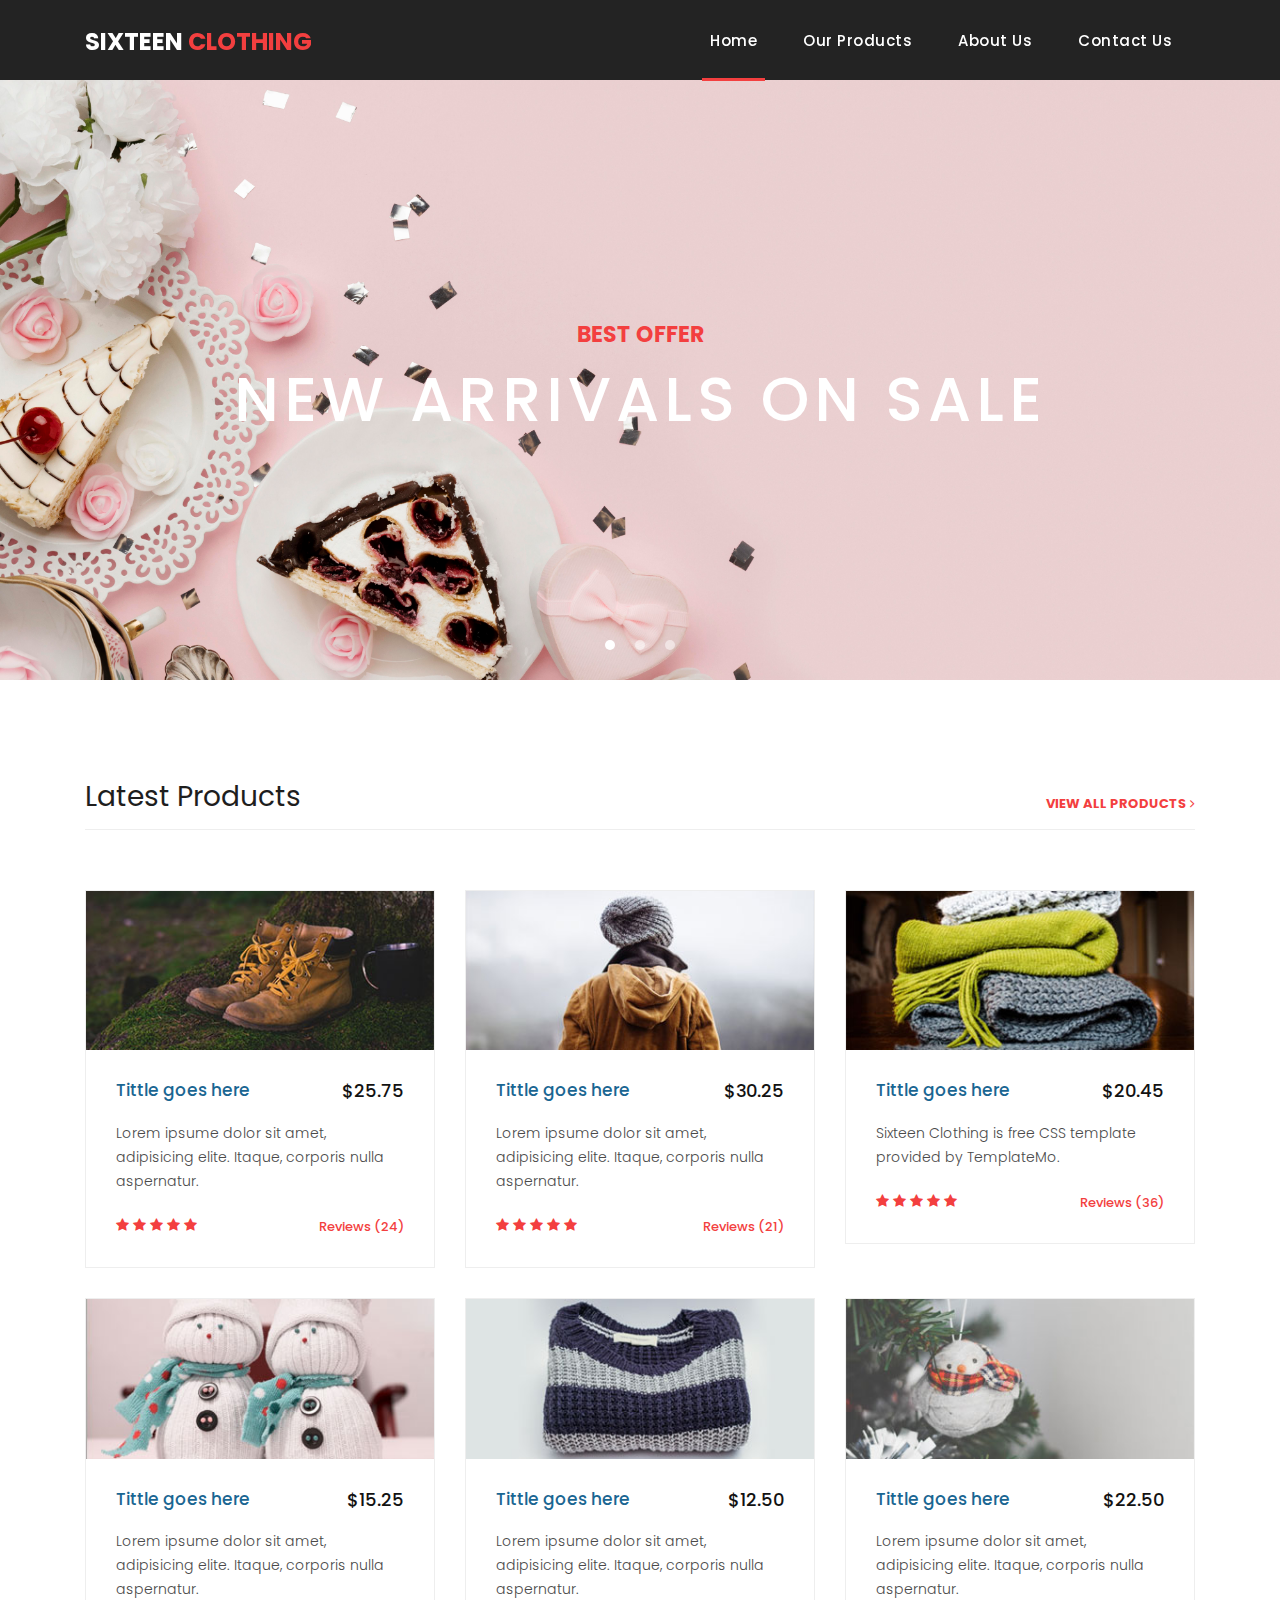
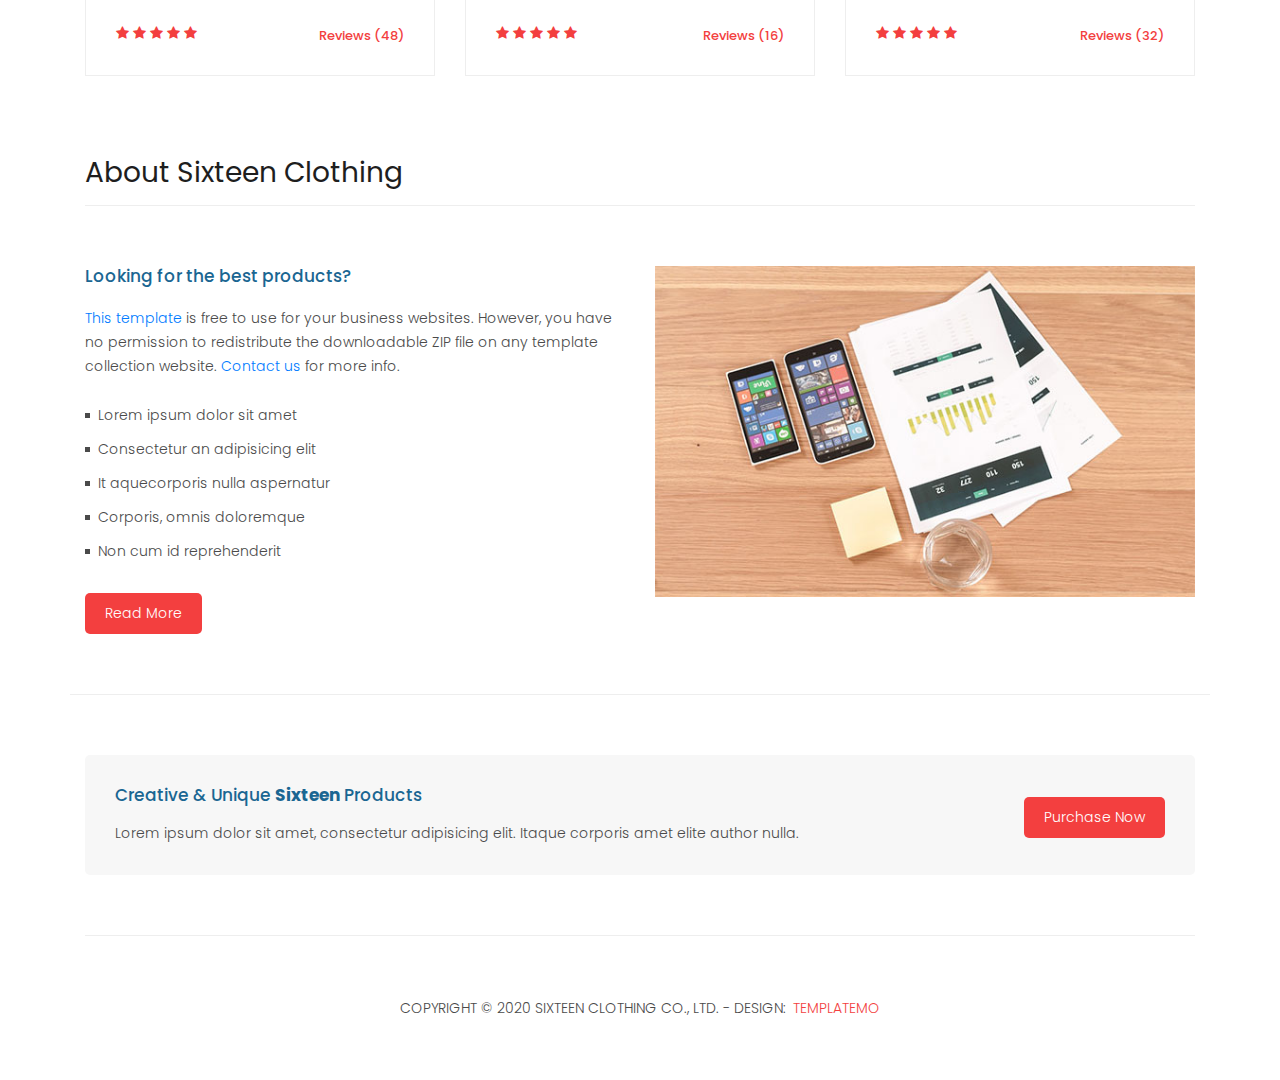
<file: index.html>
<!DOCTYPE html>
<html lang="en">

  <head>

    <meta charset="utf-8">
    <meta name="viewport" content="width=device-width, initial-scale=1, shrink-to-fit=no">
    <meta name="description" content="">
    <meta name="author" content="">
    <link href="https://fonts.googleapis.com/css?family=Poppins:100,200,300,400,500,600,700,800,900&display=swap" rel="stylesheet">

    <title>Sixteen Clothing HTML Template</title>

    <!-- Bootstrap core CSS -->
    <link href="vendor/bootstrap/css/bootstrap.min.css" rel="stylesheet">
<!--

TemplateMo 546 Sixteen Clothing

https://templatemo.com/tm-546-sixteen-clothing

-->

    <!-- Additional CSS Files -->
    <link rel="stylesheet" href="assets/css/fontawesome.css">
    <link rel="stylesheet" href="assets/css/templatemo-sixteen.css">
    <link rel="stylesheet" href="assets/css/owl.css">

  </head>

  <body>

    <!-- ***** Preloader Start ***** -->
    <div id="preloader">
        <div class="jumper">
            <div></div>
            <div></div>
            <div></div>
        </div>
    </div>  
    <!-- ***** Preloader End ***** -->

    <!-- Header -->
    <header class="">
      <nav class="navbar navbar-expand-lg">
        <div class="container">
          <a class="navbar-brand" href="index.html"><h2>Sixteen <em>Clothing</em></h2></a>
          <button class="navbar-toggler" type="button" data-toggle="collapse" data-target="#navbarResponsive" aria-controls="navbarResponsive" aria-expanded="false" aria-label="Toggle navigation">
            <span class="navbar-toggler-icon"></span>
          </button>
          <div class="collapse navbar-collapse" id="navbarResponsive">
            <ul class="navbar-nav ml-auto">
              <li class="nav-item active">
                <a class="nav-link" href="index.html">Home
                  <span class="sr-only">(current)</span>
                </a>
              </li> 
              <li class="nav-item">
                <a class="nav-link" href="products.html">Our Products</a>
              </li>
              <li class="nav-item">
                <a class="nav-link" href="about.html">About Us</a>
              </li>
              <li class="nav-item">
                <a class="nav-link" href="contact.html">Contact Us</a>
              </li>
            </ul>
          </div>
        </div>
      </nav>
    </header>

    <!-- Page Content -->
    <!-- Banner Starts Here -->
    <div class="banner header-text">
      <div class="owl-banner owl-carousel">
        <div class="banner-item-01">
          <div class="text-content">
            <h4>Best Offer</h4>
            <h2>New Arrivals On Sale</h2>
          </div>
        </div>
        <div class="banner-item-02">
          <div class="text-content">
            <h4>Flash Deals</h4>
            <h2>Get your best products</h2>
          </div>
        </div>
        <div class="banner-item-03">
          <div class="text-content">
            <h4>Last Minute</h4>
            <h2>Grab last minute deals</h2>
          </div>
        </div>
      </div>
    </div>
    <!-- Banner Ends Here -->

    <div class="latest-products">
      <div class="container">
        <div class="row">
          <div class="col-md-12">
            <div class="section-heading">
              <h2>Latest Products</h2>
              <a href="products.html">view all products <i class="fa fa-angle-right"></i></a>
            </div>
          </div>
          <div class="col-md-4">
            <div class="product-item">
              <a href="#"><img src="assets/images/product_01.jpg" alt=""></a>
              <div class="down-content">
                <a href="#"><h4>Tittle goes here</h4></a>
                <h6>$25.75</h6>
                <p>Lorem ipsume dolor sit amet, adipisicing elite. Itaque, corporis nulla aspernatur.</p>
                <ul class="stars">
                  <li><i class="fa fa-star"></i></li>
                  <li><i class="fa fa-star"></i></li>
                  <li><i class="fa fa-star"></i></li>
                  <li><i class="fa fa-star"></i></li>
                  <li><i class="fa fa-star"></i></li>
                </ul>
                <span>Reviews (24)</span>
              </div>
            </div>
          </div>
          <div class="col-md-4">
            <div class="product-item">
              <a href="#"><img src="assets/images/product_02.jpg" alt=""></a>
              <div class="down-content">
                <a href="#"><h4>Tittle goes here</h4></a>
                <h6>$30.25</h6>
                <p>Lorem ipsume dolor sit amet, adipisicing elite. Itaque, corporis nulla aspernatur.</p>
                <ul class="stars">
                  <li><i class="fa fa-star"></i></li>
                  <li><i class="fa fa-star"></i></li>
                  <li><i class="fa fa-star"></i></li>
                  <li><i class="fa fa-star"></i></li>
                  <li><i class="fa fa-star"></i></li>
                </ul>
                <span>Reviews (21)</span>
              </div>
            </div>
          </div>
          <div class="col-md-4">
            <div class="product-item">
              <a href="#"><img src="assets/images/product_03.jpg" alt=""></a>
              <div class="down-content">
                <a href="#"><h4>Tittle goes here</h4></a>
                <h6>$20.45</h6>
                <p>Sixteen Clothing is free CSS template provided by TemplateMo.</p>
                <ul class="stars">
                  <li><i class="fa fa-star"></i></li>
                  <li><i class="fa fa-star"></i></li>
                  <li><i class="fa fa-star"></i></li>
                  <li><i class="fa fa-star"></i></li>
                  <li><i class="fa fa-star"></i></li>
                </ul>
                <span>Reviews (36)</span>
              </div>
            </div>
          </div>
          <div class="col-md-4">
            <div class="product-item">
              <a href="#"><img src="assets/images/product_04.jpg" alt=""></a>
              <div class="down-content">
                <a href="#"><h4>Tittle goes here</h4></a>
                <h6>$15.25</h6>
                <p>Lorem ipsume dolor sit amet, adipisicing elite. Itaque, corporis nulla aspernatur.</p>
                <ul class="stars">
                  <li><i class="fa fa-star"></i></li>
                  <li><i class="fa fa-star"></i></li>
                  <li><i class="fa fa-star"></i></li>
                  <li><i class="fa fa-star"></i></li>
                  <li><i class="fa fa-star"></i></li>
                </ul>
                <span>Reviews (48)</span>
              </div>
            </div>
          </div>
          <div class="col-md-4">
            <div class="product-item">
              <a href="#"><img src="assets/images/product_05.jpg" alt=""></a>
              <div class="down-content">
                <a href="#"><h4>Tittle goes here</h4></a>
                <h6>$12.50</h6>
                <p>Lorem ipsume dolor sit amet, adipisicing elite. Itaque, corporis nulla aspernatur.</p>
                <ul class="stars">
                  <li><i class="fa fa-star"></i></li>
                  <li><i class="fa fa-star"></i></li>
                  <li><i class="fa fa-star"></i></li>
                  <li><i class="fa fa-star"></i></li>
                  <li><i class="fa fa-star"></i></li>
                </ul>
                <span>Reviews (16)</span>
              </div>
            </div>
          </div>
          <div class="col-md-4">
            <div class="product-item">
              <a href="#"><img src="assets/images/product_06.jpg" alt=""></a>
              <div class="down-content">
                <a href="#"><h4>Tittle goes here</h4></a>
                <h6>$22.50</h6>
                <p>Lorem ipsume dolor sit amet, adipisicing elite. Itaque, corporis nulla aspernatur.</p>
                <ul class="stars">
                  <li><i class="fa fa-star"></i></li>
                  <li><i class="fa fa-star"></i></li>
                  <li><i class="fa fa-star"></i></li>
                  <li><i class="fa fa-star"></i></li>
                  <li><i class="fa fa-star"></i></li>
                </ul>
                <span>Reviews (32)</span>
              </div>
            </div>
          </div>
        </div>
      </div>
    </div>

    <div class="best-features">
      <div class="container">
        <div class="row">
          <div class="col-md-12">
            <div class="section-heading">
              <h2>About Sixteen Clothing</h2>
            </div>
          </div>
          <div class="col-md-6">
            <div class="left-content">
              <h4>Looking for the best products?</h4>
              <p><a rel="nofollow" href="https://templatemo.com/tm-546-sixteen-clothing" target="_parent">This template</a> is free to use for your business websites. However, you have no permission to redistribute the downloadable ZIP file on any template collection website. <a rel="nofollow" href="https://templatemo.com/contact">Contact us</a> for more info.</p>
              <ul class="featured-list">
                <li><a href="#">Lorem ipsum dolor sit amet</a></li>
                <li><a href="#">Consectetur an adipisicing elit</a></li>
                <li><a href="#">It aquecorporis nulla aspernatur</a></li>
                <li><a href="#">Corporis, omnis doloremque</a></li>
                <li><a href="#">Non cum id reprehenderit</a></li>
              </ul>
              <a href="about.html" class="filled-button">Read More</a>
            </div>
          </div>
          <div class="col-md-6">
            <div class="right-image">
              <img src="assets/images/feature-image.jpg" alt="">
            </div>
          </div>
        </div>
      </div>
    </div>


    <div class="call-to-action">
      <div class="container">
        <div class="row">
          <div class="col-md-12">
            <div class="inner-content">
              <div class="row">
                <div class="col-md-8">
                  <h4>Creative &amp; Unique <em>Sixteen</em> Products</h4>
                  <p>Lorem ipsum dolor sit amet, consectetur adipisicing elit. Itaque corporis amet elite author nulla.</p>
                </div>
                <div class="col-md-4">
                  <a href="#" class="filled-button">Purchase Now</a>
                </div>
              </div>
            </div>
          </div>
        </div>
      </div>
    </div>

    
    <footer>
      <div class="container">
        <div class="row">
          <div class="col-md-12">
            <div class="inner-content">
              <p>Copyright &copy; 2020 Sixteen Clothing Co., Ltd.
            
            - Design: <a rel="nofollow noopener" href="https://templatemo.com" target="_blank">TemplateMo</a></p>
            </div>
          </div>
        </div>
      </div>
    </footer>


    <!-- Bootstrap core JavaScript -->
    <script src="vendor/jquery/jquery.min.js"></script>
    <script src="vendor/bootstrap/js/bootstrap.bundle.min.js"></script>


    <!-- Additional Scripts -->
    <script src="assets/js/custom.js"></script>
    <script src="assets/js/owl.js"></script>
    <script src="assets/js/slick.js"></script>
    <script src="assets/js/isotope.js"></script>
    <script src="assets/js/accordions.js"></script>


    <script language = "text/Javascript"> 
      cleared[0] = cleared[1] = cleared[2] = 0; //set a cleared flag for each field
      function clearField(t){                   //declaring the array outside of the
      if(! cleared[t.id]){                      // function makes it static and global
          cleared[t.id] = 1;  // you could use true and false, but that's more typing
          t.value='';         // with more chance of typos
          t.style.color='#fff';
          }
      }
    </script>


  </body>

</html>
</file>
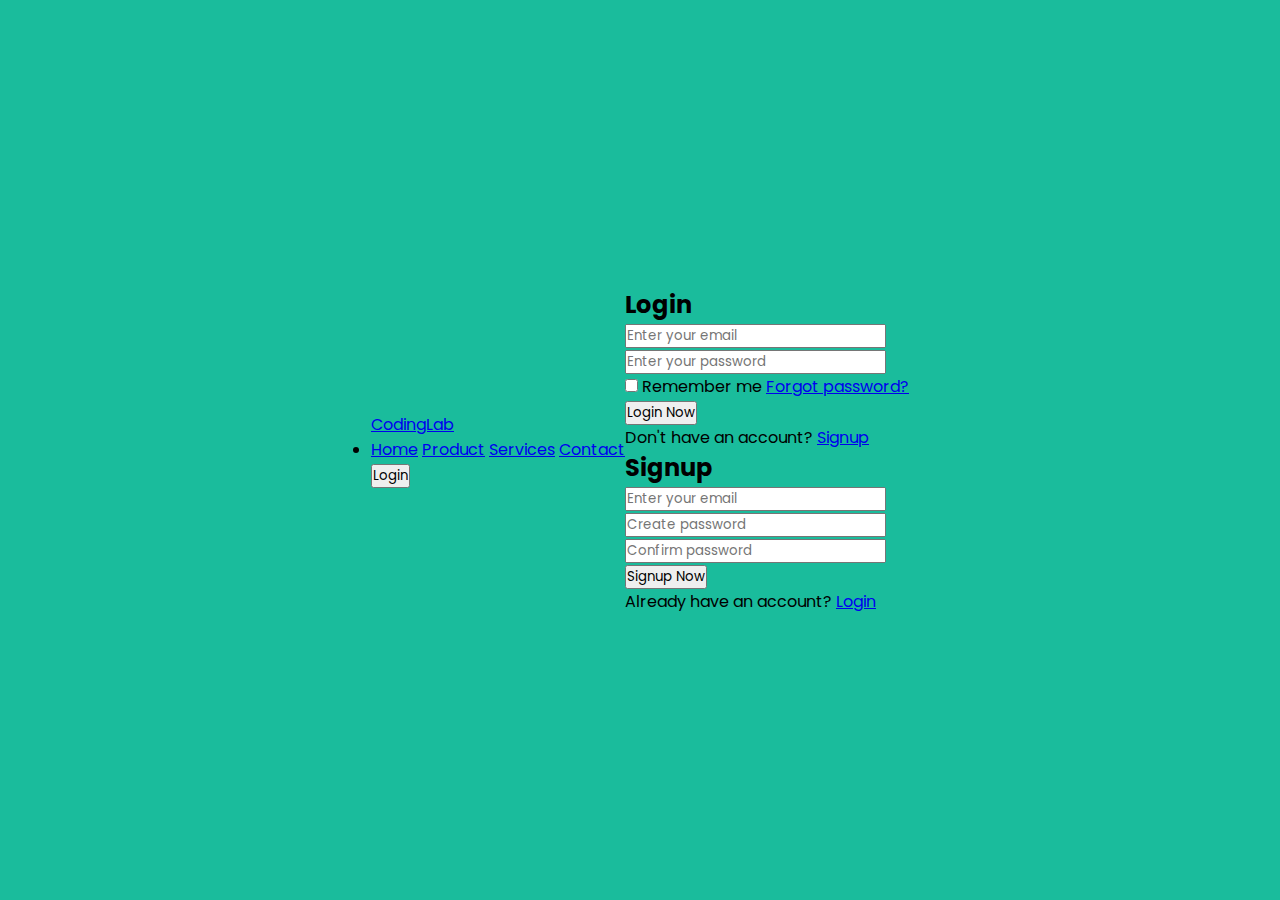
<file: Login/index.html>
<!DOCTYPE html>
<!-- Coding by CodingLab || www.codinglabweb.com -->
<html lang="en">
  <head>
    <meta charset="UTF-8" />
    <meta http-equiv="X-UA-Compatible" content="IE=edge" />
    <meta name="viewport" content="width=device-width, initial-scale=1.0" />
    <title>Website with Login & Registration Form</title>
    <link rel="stylesheet" href="style.css" />
    <!-- Unicons -->
    <link rel="stylesheet" href="https://unicons.iconscout.com/release/v4.0.0/css/line.css" />
  </head>
  <body>
    <!-- Header -->
    <header class="header">
      <nav class="nav">
        <a href="#" class="nav_logo">CodingLab</a>

        <ul class="nav_items">
          <li class="nav_item">
            <a href="#" class="nav_link">Home</a>
            <a href="#" class="nav_link">Product</a>
            <a href="#" class="nav_link">Services</a>
            <a href="#" class="nav_link">Contact</a>
          </li>
        </ul>

        <button class="button" id="form-open">Login</button>
      </nav>
    </header>

    <!-- Home -->
    <section class="home">
      <div class="form_container">
        <i class="uil uil-times form_close"></i>
        <!-- Login From -->
        <div class="form login_form">
          <form action="#">
            <h2>Login</h2>

            <div class="input_box">
              <input type="email" placeholder="Enter your email" required />
              <i class="uil uil-envelope-alt email"></i>
            </div>
            <div class="input_box">
              <input type="password" placeholder="Enter your password" required />
              <i class="uil uil-lock password"></i>
              <i class="uil uil-eye-slash pw_hide"></i>
            </div>

            <div class="option_field">
              <span class="checkbox">
                <input type="checkbox" id="check" />
                <label for="check">Remember me</label>
              </span>
              <a href="#" class="forgot_pw">Forgot password?</a>
            </div>

            <button class="button">Login Now</button>

            <div class="login_signup">Don't have an account? <a href="#" id="signup">Signup</a></div>
          </form>
        </div>

        <!-- Signup From -->
        <div class="form signup_form">
          <form action="#">
            <h2>Signup</h2>

            <div class="input_box">
              <input type="email" placeholder="Enter your email" required />
              <i class="uil uil-envelope-alt email"></i>
            </div>
            <div class="input_box">
              <input type="password" placeholder="Create password" required />
              <i class="uil uil-lock password"></i>
              <i class="uil uil-eye-slash pw_hide"></i>
            </div>
            <div class="input_box">
              <input type="password" placeholder="Confirm password" required />
              <i class="uil uil-lock password"></i>
              <i class="uil uil-eye-slash pw_hide"></i>
            </div>

            <button class="button">Signup Now</button>

            <div class="login_signup">Already have an account? <a href="#" id="login">Login</a></div>
          </form>
        </div>
      </div>
    </section>

    <script src="script.js"></script>
  </body>
</html>
</file>
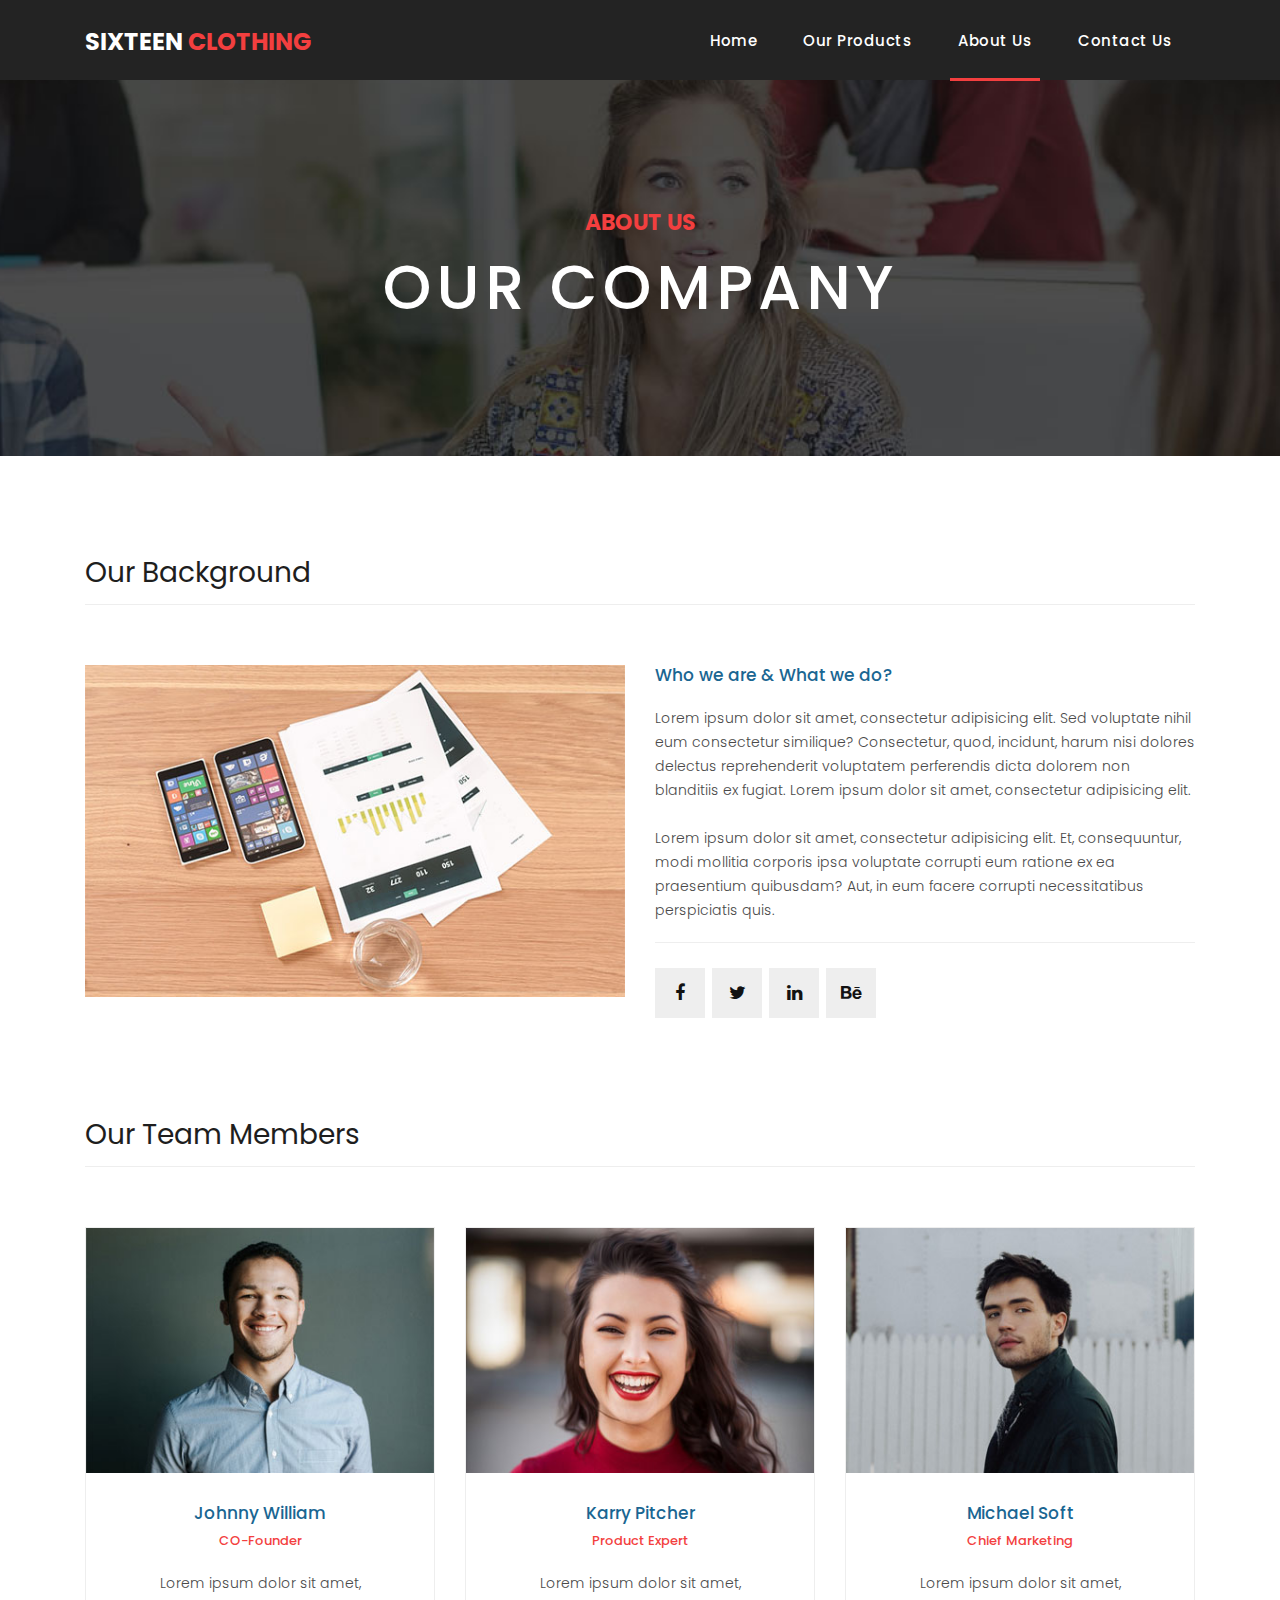
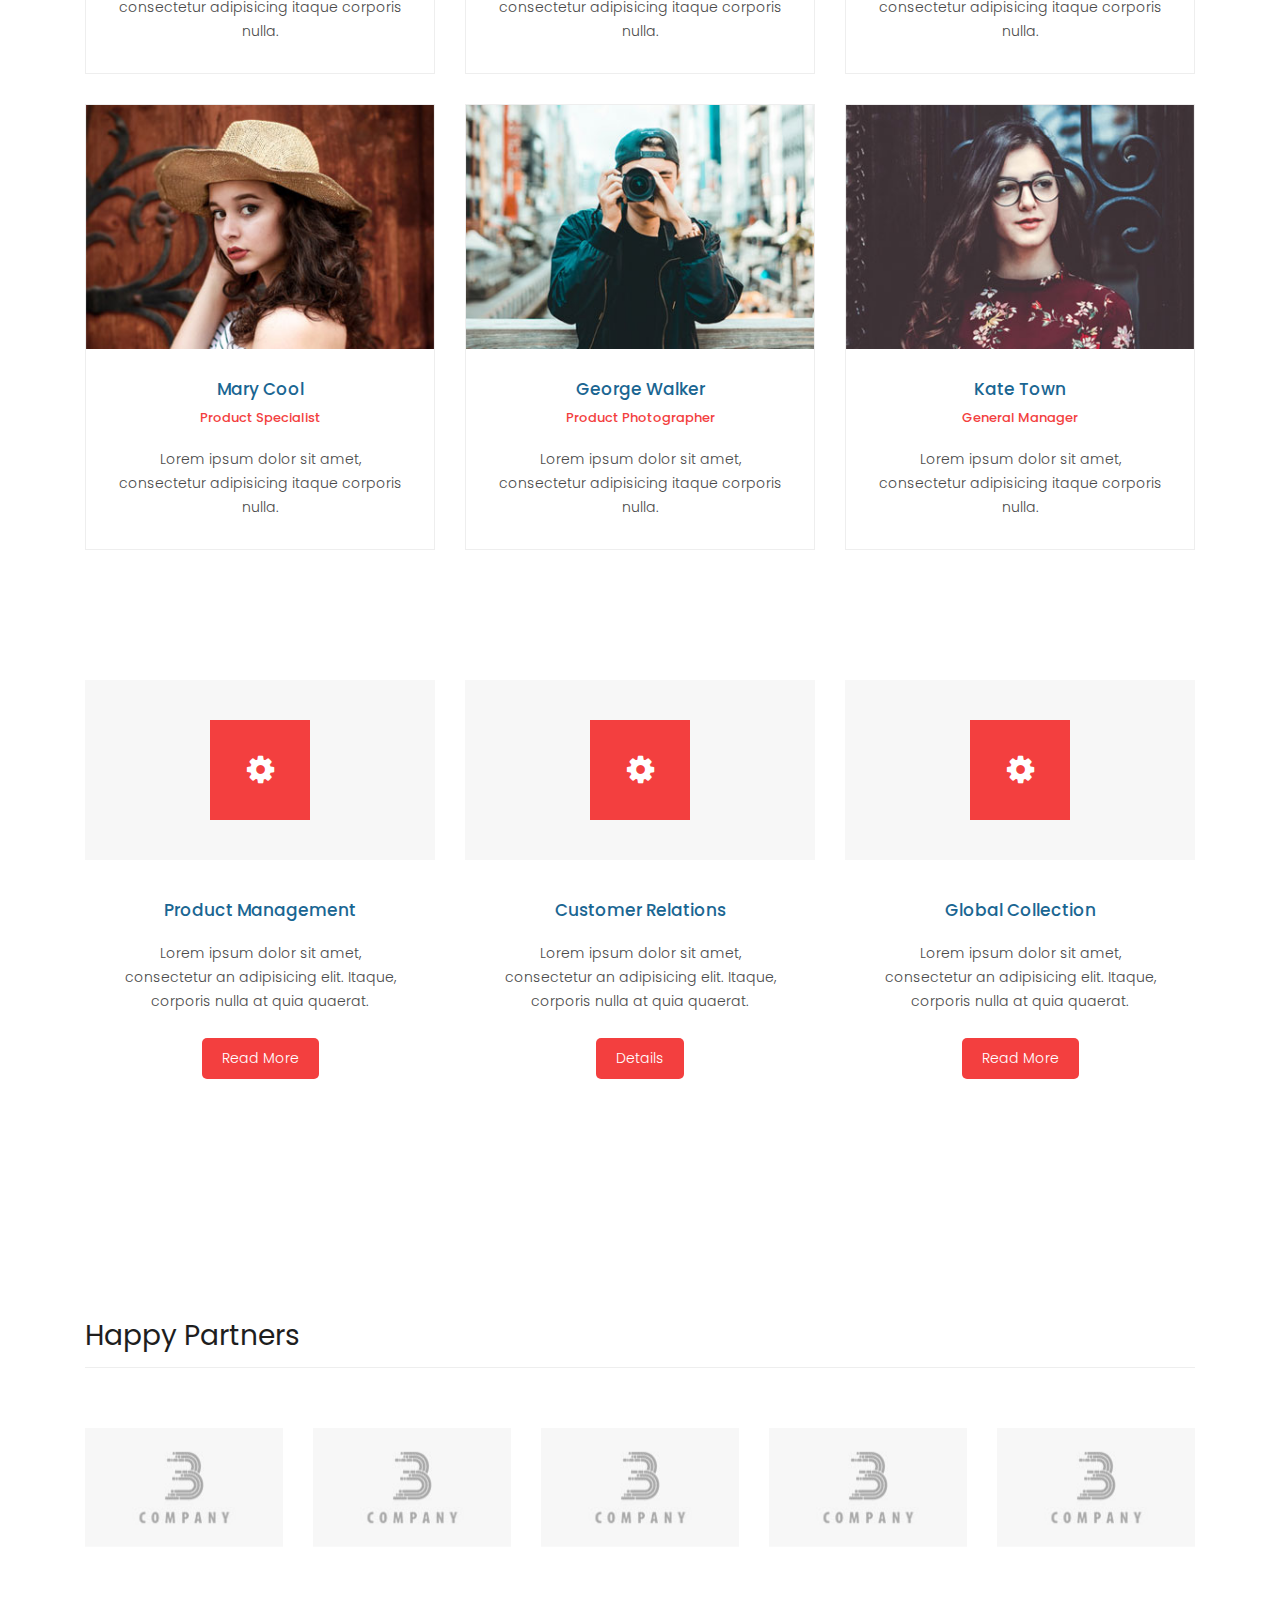
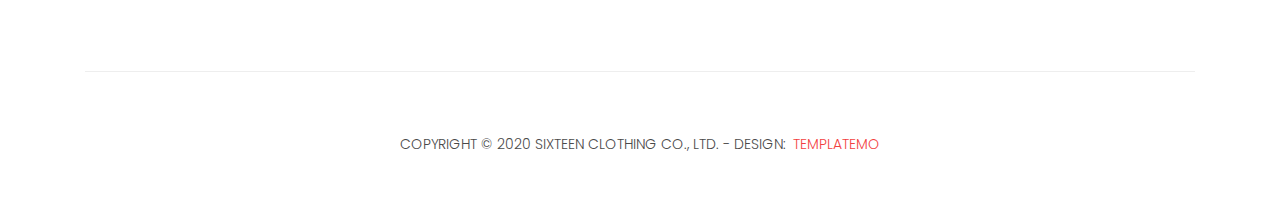
<file: about.html>
<!DOCTYPE html>
<html lang="en">

  <head>

    <meta charset="utf-8">
    <meta name="viewport" content="width=device-width, initial-scale=1, shrink-to-fit=no">
    <meta name="description" content="">
    <meta name="author" content="">
    <link href="https://fonts.googleapis.com/css?family=Poppins:100,200,300,400,500,600,700,800,900&display=swap" rel="stylesheet">

    <title>Sixteen Clothing - About Page</title>

    <!-- Bootstrap core CSS -->
    <link href="vendor/bootstrap/css/bootstrap.min.css" rel="stylesheet">
<!--

TemplateMo 546 Sixteen Clothing

https://templatemo.com/tm-546-sixteen-clothing

-->

    <!-- Additional CSS Files -->
    <link rel="stylesheet" href="assets/css/fontawesome.css">
    <link rel="stylesheet" href="assets/css/templatemo-sixteen.css">
    <link rel="stylesheet" href="assets/css/owl.css">

  </head>

  <body>

    <!-- ***** Preloader Start ***** -->
    <div id="preloader">
        <div class="jumper">
            <div></div>
            <div></div>
            <div></div>
        </div>
    </div>  
    <!-- ***** Preloader End ***** -->

    <!-- Header -->
    <header class="">
      <nav class="navbar navbar-expand-lg">
        <div class="container">
          <a class="navbar-brand" href="index.html"><h2>Sixteen <em>Clothing</em></h2></a>
          <button class="navbar-toggler" type="button" data-toggle="collapse" data-target="#navbarResponsive" aria-controls="navbarResponsive" aria-expanded="false" aria-label="Toggle navigation">
            <span class="navbar-toggler-icon"></span>
          </button>
          <div class="collapse navbar-collapse" id="navbarResponsive">
            <ul class="navbar-nav ml-auto">
              <li class="nav-item">
                <a class="nav-link" href="index.html">Home
                  <span class="sr-only">(current)</span>
                </a>
              </li> 
              <li class="nav-item">
                <a class="nav-link" href="products.html">Our Products</a>
              </li>
              <li class="nav-item active">
                <a class="nav-link" href="about.html">About Us</a>
              </li>
              <li class="nav-item">
                <a class="nav-link" href="contact.html">Contact Us</a>
              </li>
            </ul>
          </div>
        </div>
      </nav>
    </header>

    <!-- Page Content -->
    <div class="page-heading about-heading header-text">
      <div class="container">
        <div class="row">
          <div class="col-md-12">
            <div class="text-content">
              <h4>about us</h4>
              <h2>our company</h2>
            </div>
          </div>
        </div>
      </div>
    </div>


    <div class="best-features about-features">
      <div class="container">
        <div class="row">
          <div class="col-md-12">
            <div class="section-heading">
              <h2>Our Background</h2>
            </div>
          </div>
          <div class="col-md-6">
            <div class="right-image">
              <img src="assets/images/feature-image.jpg" alt="">
            </div>
          </div>
          <div class="col-md-6">
            <div class="left-content">
              <h4>Who we are &amp; What we do?</h4>
              <p>Lorem ipsum dolor sit amet, consectetur adipisicing elit. Sed voluptate nihil eum consectetur similique? Consectetur, quod, incidunt, harum nisi dolores delectus reprehenderit voluptatem perferendis dicta dolorem non blanditiis ex fugiat. Lorem ipsum dolor sit amet, consectetur adipisicing elit.<br><br>Lorem ipsum dolor sit amet, consectetur adipisicing elit. Et, consequuntur, modi mollitia corporis ipsa voluptate corrupti eum ratione ex ea praesentium quibusdam? Aut, in eum facere corrupti necessitatibus perspiciatis quis.</p>
              <ul class="social-icons">
                <li><a href="#"><i class="fa fa-facebook"></i></a></li>
                <li><a href="#"><i class="fa fa-twitter"></i></a></li>
                <li><a href="#"><i class="fa fa-linkedin"></i></a></li>
                <li><a href="#"><i class="fa fa-behance"></i></a></li>
              </ul>
            </div>
          </div>
        </div>
      </div>
    </div>

    
    <div class="team-members">
      <div class="container">
        <div class="row">
          <div class="col-md-12">
            <div class="section-heading">
              <h2>Our Team Members</h2>
            </div>
          </div>
          <div class="col-md-4">
            <div class="team-member">
              <div class="thumb-container">
                <img src="assets/images/team_01.jpg" alt="">
                <div class="hover-effect">
                  <div class="hover-content">
                    <ul class="social-icons">
                      <li><a href="#"><i class="fa fa-facebook"></i></a></li>
                      <li><a href="#"><i class="fa fa-twitter"></i></a></li>
                      <li><a href="#"><i class="fa fa-linkedin"></i></a></li>
                      <li><a href="#"><i class="fa fa-behance"></i></a></li>
                    </ul>
                  </div>
                </div>
              </div>
              <div class="down-content">
                <h4>Johnny William</h4>
                <span>CO-Founder</span>
                <p>Lorem ipsum dolor sit amet, consectetur adipisicing itaque corporis nulla.</p>
              </div>
            </div>
          </div>
          <div class="col-md-4">
            <div class="team-member">
              <div class="thumb-container">
                <img src="assets/images/team_02.jpg" alt="">
                <div class="hover-effect">
                  <div class="hover-content">
                    <ul class="social-icons">
                      <li><a href="#"><i class="fa fa-facebook"></i></a></li>
                      <li><a href="#"><i class="fa fa-twitter"></i></a></li>
                      <li><a href="#"><i class="fa fa-linkedin"></i></a></li>
                      <li><a href="#"><i class="fa fa-behance"></i></a></li>
                    </ul>
                  </div>
                </div>
              </div>
              <div class="down-content">
                <h4>Karry Pitcher</h4>
                <span>Product Expert</span>
                <p>Lorem ipsum dolor sit amet, consectetur adipisicing itaque corporis nulla.</p>
              </div>
            </div>
          </div>
          <div class="col-md-4">
            <div class="team-member">
              <div class="thumb-container">
                <img src="assets/images/team_03.jpg" alt="">
                <div class="hover-effect">
                  <div class="hover-content">
                    <ul class="social-icons">
                      <li><a href="#"><i class="fa fa-facebook"></i></a></li>
                      <li><a href="#"><i class="fa fa-twitter"></i></a></li>
                      <li><a href="#"><i class="fa fa-linkedin"></i></a></li>
                      <li><a href="#"><i class="fa fa-behance"></i></a></li>
                    </ul>
                  </div>
                </div>
              </div>
              <div class="down-content">
                <h4>Michael Soft</h4>
                <span>Chief Marketing</span>
                <p>Lorem ipsum dolor sit amet, consectetur adipisicing itaque corporis nulla.</p>
              </div>
            </div>
          </div>
          <div class="col-md-4">
            <div class="team-member">
              <div class="thumb-container">
                <img src="assets/images/team_04.jpg" alt="">
                <div class="hover-effect">
                  <div class="hover-content">
                    <ul class="social-icons">
                      <li><a href="#"><i class="fa fa-facebook"></i></a></li>
                      <li><a href="#"><i class="fa fa-twitter"></i></a></li>
                      <li><a href="#"><i class="fa fa-linkedin"></i></a></li>
                      <li><a href="#"><i class="fa fa-behance"></i></a></li>
                    </ul>
                  </div>
                </div>
              </div>
              <div class="down-content">
                <h4>Mary Cool</h4>
                <span>Product Specialist</span>
                <p>Lorem ipsum dolor sit amet, consectetur adipisicing itaque corporis nulla.</p>
              </div>
            </div>
          </div>
          <div class="col-md-4">
            <div class="team-member">
              <div class="thumb-container">
                <img src="assets/images/team_05.jpg" alt="">
                <div class="hover-effect">
                  <div class="hover-content">
                    <ul class="social-icons">
                      <li><a href="#"><i class="fa fa-facebook"></i></a></li>
                      <li><a href="#"><i class="fa fa-twitter"></i></a></li>
                      <li><a href="#"><i class="fa fa-linkedin"></i></a></li>
                      <li><a href="#"><i class="fa fa-behance"></i></a></li>
                    </ul>
                  </div>
                </div>
              </div>
              <div class="down-content">
                <h4>George Walker</h4>
                <span>Product Photographer</span>
                <p>Lorem ipsum dolor sit amet, consectetur adipisicing itaque corporis nulla.</p>
              </div>
            </div>
          </div>
          <div class="col-md-4">
            <div class="team-member">
              <div class="thumb-container">
                <img src="assets/images/team_06.jpg" alt="">
                <div class="hover-effect">
                  <div class="hover-content">
                    <ul class="social-icons">
                      <li><a href="#"><i class="fa fa-facebook"></i></a></li>
                      <li><a href="#"><i class="fa fa-twitter"></i></a></li>
                      <li><a href="#"><i class="fa fa-linkedin"></i></a></li>
                      <li><a href="#"><i class="fa fa-behance"></i></a></li>
                    </ul>
                  </div>
                </div>
              </div>
              <div class="down-content">
                <h4>Kate Town</h4>
                <span>General Manager</span>
                <p>Lorem ipsum dolor sit amet, consectetur adipisicing itaque corporis nulla.</p>
              </div>
            </div>
          </div>
        </div>
      </div>
    </div>


    <div class="services">
      <div class="container">
        <div class="row">
          <div class="col-md-4">
            <div class="service-item">
              <div class="icon">
                <i class="fa fa-gear"></i>
              </div>
              <div class="down-content">
                <h4>Product Management</h4>
                <p>Lorem ipsum dolor sit amet, consectetur an adipisicing elit. Itaque, corporis nulla at quia quaerat.</p>
                <a href="#" class="filled-button">Read More</a>
              </div>
            </div>
          </div>
          <div class="col-md-4">
            <div class="service-item">
              <div class="icon">
                <i class="fa fa-gear"></i>
              </div>
              <div class="down-content">
                <h4>Customer Relations</h4>
                <p>Lorem ipsum dolor sit amet, consectetur an adipisicing elit. Itaque, corporis nulla at quia quaerat.</p>
                <a href="#" class="filled-button">Details</a>
              </div>
            </div>
          </div>
          <div class="col-md-4">
            <div class="service-item">
              <div class="icon">
                <i class="fa fa-gear"></i>
              </div>
              <div class="down-content">
                <h4>Global Collection</h4>
                <p>Lorem ipsum dolor sit amet, consectetur an adipisicing elit. Itaque, corporis nulla at quia quaerat.</p>
                <a href="#" class="filled-button">Read More</a>
              </div>
            </div>
          </div>
        </div>
      </div>
    </div>


    <div class="happy-clients">
      <div class="container">
        <div class="row">
          <div class="col-md-12">
            <div class="section-heading">
              <h2>Happy Partners</h2>
            </div>
          </div>
          <div class="col-md-12">
            <div class="owl-clients owl-carousel">
              <div class="client-item">
                <img src="assets/images/client-01.png" alt="1">
              </div>
              
              <div class="client-item">
                <img src="assets/images/client-01.png" alt="2">
              </div>
              
              <div class="client-item">
                <img src="assets/images/client-01.png" alt="3">
              </div>
              
              <div class="client-item">
                <img src="assets/images/client-01.png" alt="4">
              </div>
              
              <div class="client-item">
                <img src="assets/images/client-01.png" alt="5">
              </div>
              
              <div class="client-item">
                <img src="assets/images/client-01.png" alt="6">
              </div>
            </div>
          </div>
        </div>
      </div>
    </div>

    
    <footer>
      <div class="container">
        <div class="row">
          <div class="col-md-12">
            <div class="inner-content">
              <p>Copyright &copy; 2020 Sixteen Clothing Co., Ltd.
            
            - Design: <a rel="nofollow noopener" href="https://templatemo.com" target="_blank">TemplateMo</a></p>
            </div>
          </div>
        </div>
      </div>
    </footer>


    <!-- Bootstrap core JavaScript -->
    <script src="vendor/jquery/jquery.min.js"></script>
    <script src="vendor/bootstrap/js/bootstrap.bundle.min.js"></script>


    <!-- Additional Scripts -->
    <script src="assets/js/custom.js"></script>
    <script src="assets/js/owl.js"></script>
    <script src="assets/js/slick.js"></script>
    <script src="assets/js/isotope.js"></script>
    <script src="assets/js/accordions.js"></script>


    <script language = "text/Javascript"> 
      cleared[0] = cleared[1] = cleared[2] = 0; //set a cleared flag for each field
      function clearField(t){                   //declaring the array outside of the
      if(! cleared[t.id]){                      // function makes it static and global
          cleared[t.id] = 1;  // you could use true and false, but that's more typing
          t.value='';         // with more chance of typos
          t.style.color='#fff';
          }
      }
    </script>


  </body>

</html>
</file>
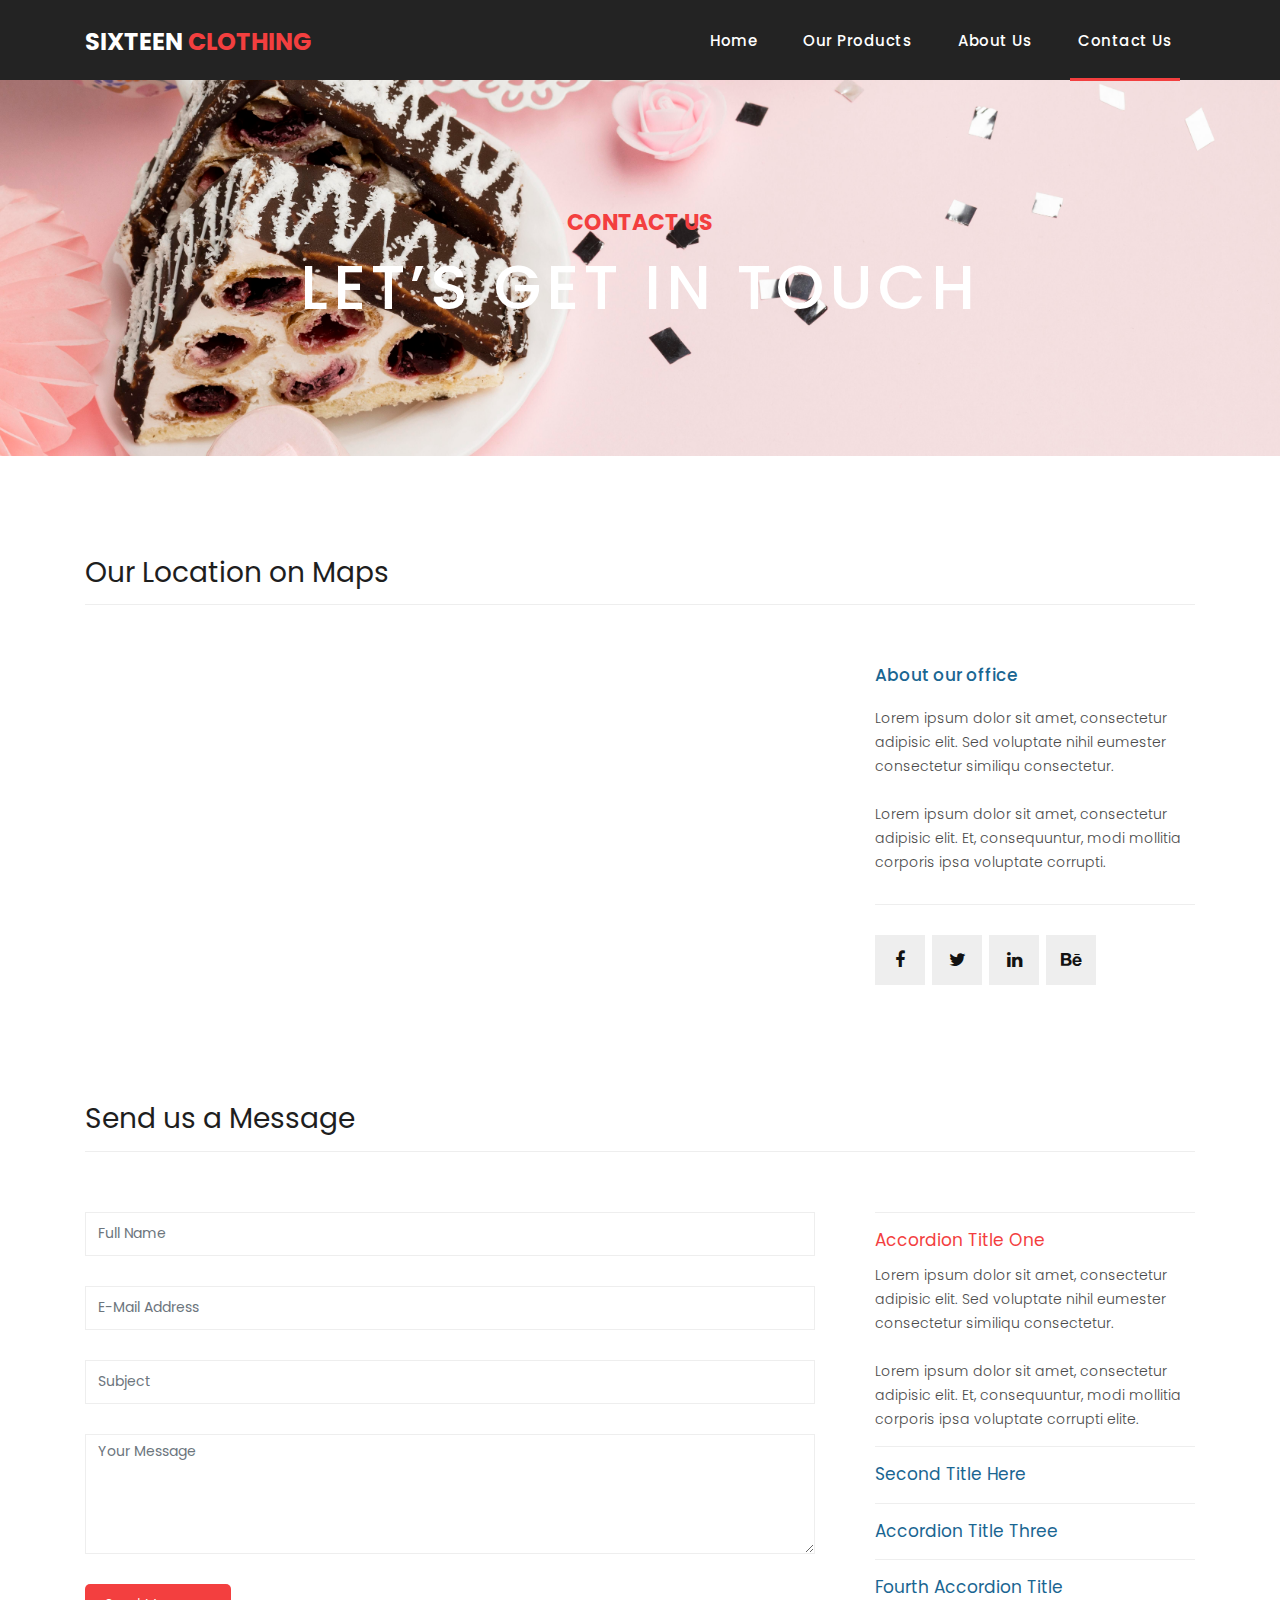
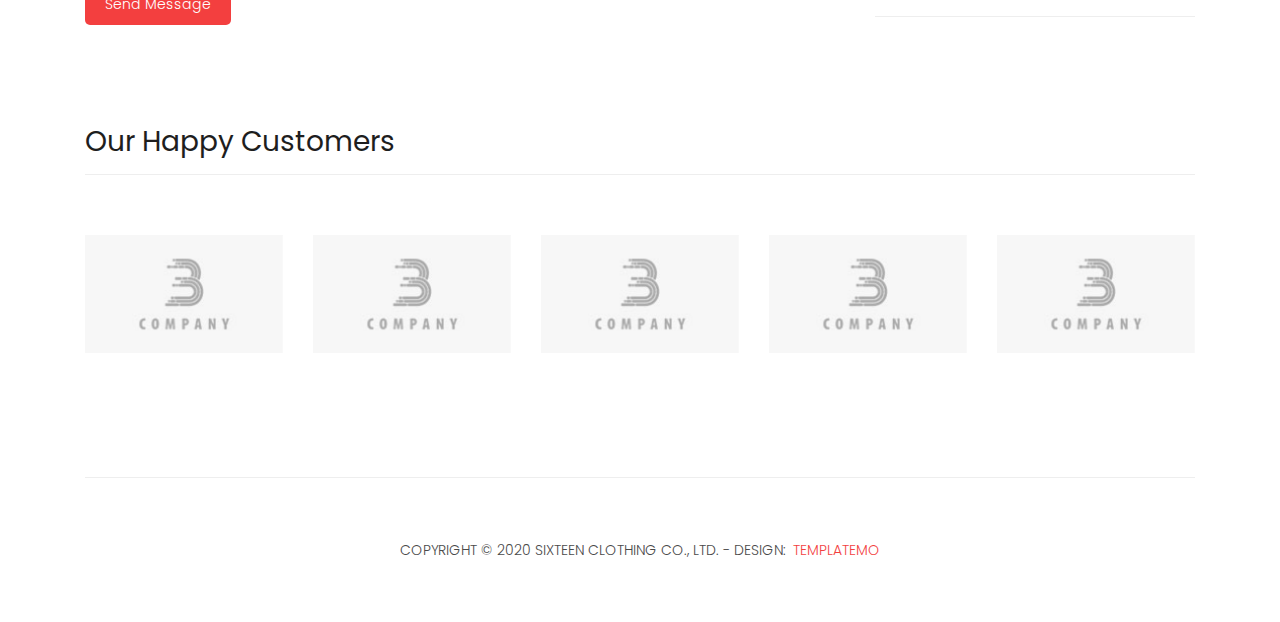
<file: contact.html>
<!DOCTYPE html>
<html lang="en">

  <head>

    <meta charset="utf-8">
    <meta name="viewport" content="width=device-width, initial-scale=1, shrink-to-fit=no">
    <meta name="description" content="">
    <meta name="author" content="">
    <link href="https://fonts.googleapis.com/css?family=Poppins:100,200,300,400,500,600,700,800,900&display=swap" rel="stylesheet">

    <title>Sixteen Clothing - Contact Page</title>

    <!-- Bootstrap core CSS -->
    <link href="vendor/bootstrap/css/bootstrap.min.css" rel="stylesheet">
<!--

TemplateMo 546 Sixteen Clothing

https://templatemo.com/tm-546-sixteen-clothing

-->

    <!-- Additional CSS Files -->
    <link rel="stylesheet" href="assets/css/fontawesome.css">
    <link rel="stylesheet" href="assets/css/templatemo-sixteen.css">
    <link rel="stylesheet" href="assets/css/owl.css">

  </head>

  <body>

    <!-- ***** Preloader Start ***** -->
    <div id="preloader">
        <div class="jumper">
            <div></div>
            <div></div>
            <div></div>
        </div>
    </div>  
    <!-- ***** Preloader End ***** -->

    <!-- Header -->
    <header class="">
      <nav class="navbar navbar-expand-lg">
        <div class="container">
          <a class="navbar-brand" href="index.html"><h2>Sixteen <em>Clothing</em></h2></a>
          <button class="navbar-toggler" type="button" data-toggle="collapse" data-target="#navbarResponsive" aria-controls="navbarResponsive" aria-expanded="false" aria-label="Toggle navigation">
            <span class="navbar-toggler-icon"></span>
          </button>
          <div class="collapse navbar-collapse" id="navbarResponsive">
            <ul class="navbar-nav ml-auto">
              <li class="nav-item">
                <a class="nav-link" href="index.html">Home
                  <span class="sr-only">(current)</span>
                </a>
              </li> 
              <li class="nav-item">
                <a class="nav-link" href="products.html">Our Products</a>
              </li>
              <li class="nav-item">
                <a class="nav-link" href="about.html">About Us</a>
              </li>
              <li class="nav-item active">
                <a class="nav-link" href="contact.html">Contact Us</a>
              </li>
            </ul>
          </div>
        </div>
      </nav>
    </header>

    <!-- Page Content -->
    <div class="page-heading contact-heading header-text">
      <div class="container">
        <div class="row">
          <div class="col-md-12">
            <div class="text-content">
              <h4>contact us</h4>
              <h2>let’s get in touch</h2>
            </div>
          </div>
        </div>
      </div>
    </div>


    <div class="find-us">
      <div class="container">
        <div class="row">
          <div class="col-md-12">
            <div class="section-heading">
              <h2>Our Location on Maps</h2>
            </div>
          </div>
          <div class="col-md-8">
<!-- How to change your own map point
	1. Go to Google Maps
	2. Click on your location point
	3. Click "Share" and choose "Embed map" tab
	4. Copy only URL and paste it within the src="" field below
-->
            <div id="map">
              <iframe src="https://maps.google.com/maps?q=Av.+L%C3%BAcio+Costa,+Rio+de+Janeiro+-+RJ,+Brazil&t=&z=13&ie=UTF8&iwloc=&output=embed" width="100%" height="330px" frameborder="0" style="border:0" allowfullscreen></iframe>
            </div>
          </div>
          <div class="col-md-4">
            <div class="left-content">
              <h4>About our office</h4>
              <p>Lorem ipsum dolor sit amet, consectetur adipisic elit. Sed voluptate nihil eumester consectetur similiqu consectetur.<br><br>Lorem ipsum dolor sit amet, consectetur adipisic elit. Et, consequuntur, modi mollitia corporis ipsa voluptate corrupti.</p>
              <ul class="social-icons">
                <li><a href="#"><i class="fa fa-facebook"></i></a></li>
                <li><a href="#"><i class="fa fa-twitter"></i></a></li>
                <li><a href="#"><i class="fa fa-linkedin"></i></a></li>
                <li><a href="#"><i class="fa fa-behance"></i></a></li>
              </ul>
            </div>
          </div>
        </div>
      </div>
    </div>

    
    <div class="send-message">
      <div class="container">
        <div class="row">
          <div class="col-md-12">
            <div class="section-heading">
              <h2>Send us a Message</h2>
            </div>
          </div>
          <div class="col-md-8">
            <div class="contact-form">
              <form id="contact" action="" method="post">
                <div class="row">
                  <div class="col-lg-12 col-md-12 col-sm-12">
                    <fieldset>
                      <input name="name" type="text" class="form-control" id="name" placeholder="Full Name" required="">
                    </fieldset>
                  </div>
                  <div class="col-lg-12 col-md-12 col-sm-12">
                    <fieldset>
                      <input name="email" type="text" class="form-control" id="email" placeholder="E-Mail Address" required="">
                    </fieldset>
                  </div>
                  <div class="col-lg-12 col-md-12 col-sm-12">
                    <fieldset>
                      <input name="subject" type="text" class="form-control" id="subject" placeholder="Subject" required="">
                    </fieldset>
                  </div>
                  <div class="col-lg-12">
                    <fieldset>
                      <textarea name="message" rows="6" class="form-control" id="message" placeholder="Your Message" required=""></textarea>
                    </fieldset>
                  </div>
                  <div class="col-lg-12">
                    <fieldset>
                      <button type="submit" id="form-submit" class="filled-button">Send Message</button>
                    </fieldset>
                  </div>
                </div>
              </form>
            </div>
          </div>
          <div class="col-md-4">
            <ul class="accordion">
              <li>
                  <a>Accordion Title One</a>
                  <div class="content">
                      <p>Lorem ipsum dolor sit amet, consectetur adipisic elit. Sed voluptate nihil eumester consectetur similiqu consectetur.<br><br>Lorem ipsum dolor sit amet, consectetur adipisic elit. Et, consequuntur, modi mollitia corporis ipsa voluptate corrupti elite.</p>
                  </div>
              </li>
              <li>
                  <a>Second Title Here</a>
                  <div class="content">
                      <p>Lorem ipsum dolor sit amet, consectetur adipisic elit. Sed voluptate nihil eumester consectetur similiqu consectetur.<br><br>Lorem ipsum dolor sit amet, consectetur adipisic elit. Et, consequuntur, modi mollitia corporis ipsa voluptate corrupti elite.</p>
                  </div>
              </li>
              <li>
                  <a>Accordion Title Three</a>
                  <div class="content">
                      <p>Lorem ipsum dolor sit amet, consectetur adipisic elit. Sed voluptate nihil eumester consectetur similiqu consectetur.<br><br>Lorem ipsum dolor sit amet, consectetur adipisic elit. Et, consequuntur, modi mollitia corporis ipsa voluptate corrupti elite.</p>
                  </div>
              </li>
              <li>
                  <a>Fourth Accordion Title</a>
                  <div class="content">
                      <p>Lorem ipsum dolor sit amet, consectetur adipisic elit. Sed voluptate nihil eumester consectetur similiqu consectetur.<br><br>Lorem ipsum dolor sit amet, consectetur adipisic elit. Et, consequuntur, modi mollitia corporis ipsa voluptate corrupti elite.</p>
                  </div>
              </li>
            </ul>
          </div>
        </div>
      </div>
    </div>

    <div class="happy-clients">
      <div class="container">
        <div class="row">
          <div class="col-md-12">
            <div class="section-heading">
              <h2>Our Happy Customers</h2>
            </div>
          </div>
          <div class="col-md-12">
            <div class="owl-clients owl-carousel">
              <div class="client-item">
                <img src="assets/images/client-01.png" alt="1">
              </div>
              
              <div class="client-item">
                <img src="assets/images/client-01.png" alt="2">
              </div>
              
              <div class="client-item">
                <img src="assets/images/client-01.png" alt="3">
              </div>
              
              <div class="client-item">
                <img src="assets/images/client-01.png" alt="4">
              </div>
              
              <div class="client-item">
                <img src="assets/images/client-01.png" alt="5">
              </div>
              
              <div class="client-item">
                <img src="assets/images/client-01.png" alt="6">
              </div>
            </div>
          </div>
        </div>
      </div>
    </div>

    
    <footer>
      <div class="container">
        <div class="row">
          <div class="col-md-12">
            <div class="inner-content">
              <p>Copyright &copy; 2020 Sixteen Clothing Co., Ltd.
            
            - Design: <a rel="nofollow noopener" href="https://templatemo.com" target="_blank">TemplateMo</a></p>
            </div>
          </div>
        </div>
      </div>
    </footer>


    <!-- Bootstrap core JavaScript -->
    <script src="vendor/jquery/jquery.min.js"></script>
    <script src="vendor/bootstrap/js/bootstrap.bundle.min.js"></script>


    <!-- Additional Scripts -->
    <script src="assets/js/custom.js"></script>
    <script src="assets/js/owl.js"></script>
    <script src="assets/js/slick.js"></script>
    <script src="assets/js/isotope.js"></script>
    <script src="assets/js/accordions.js"></script>


    <script language = "text/Javascript"> 
      cleared[0] = cleared[1] = cleared[2] = 0; //set a cleared flag for each field
      function clearField(t){                   //declaring the array outside of the
      if(! cleared[t.id]){                      // function makes it static and global
          cleared[t.id] = 1;  // you could use true and false, but that's more typing
          t.value='';         // with more chance of typos
          t.style.color='#fff';
          }
      }
    </script>


  </body>

</html>
</file>
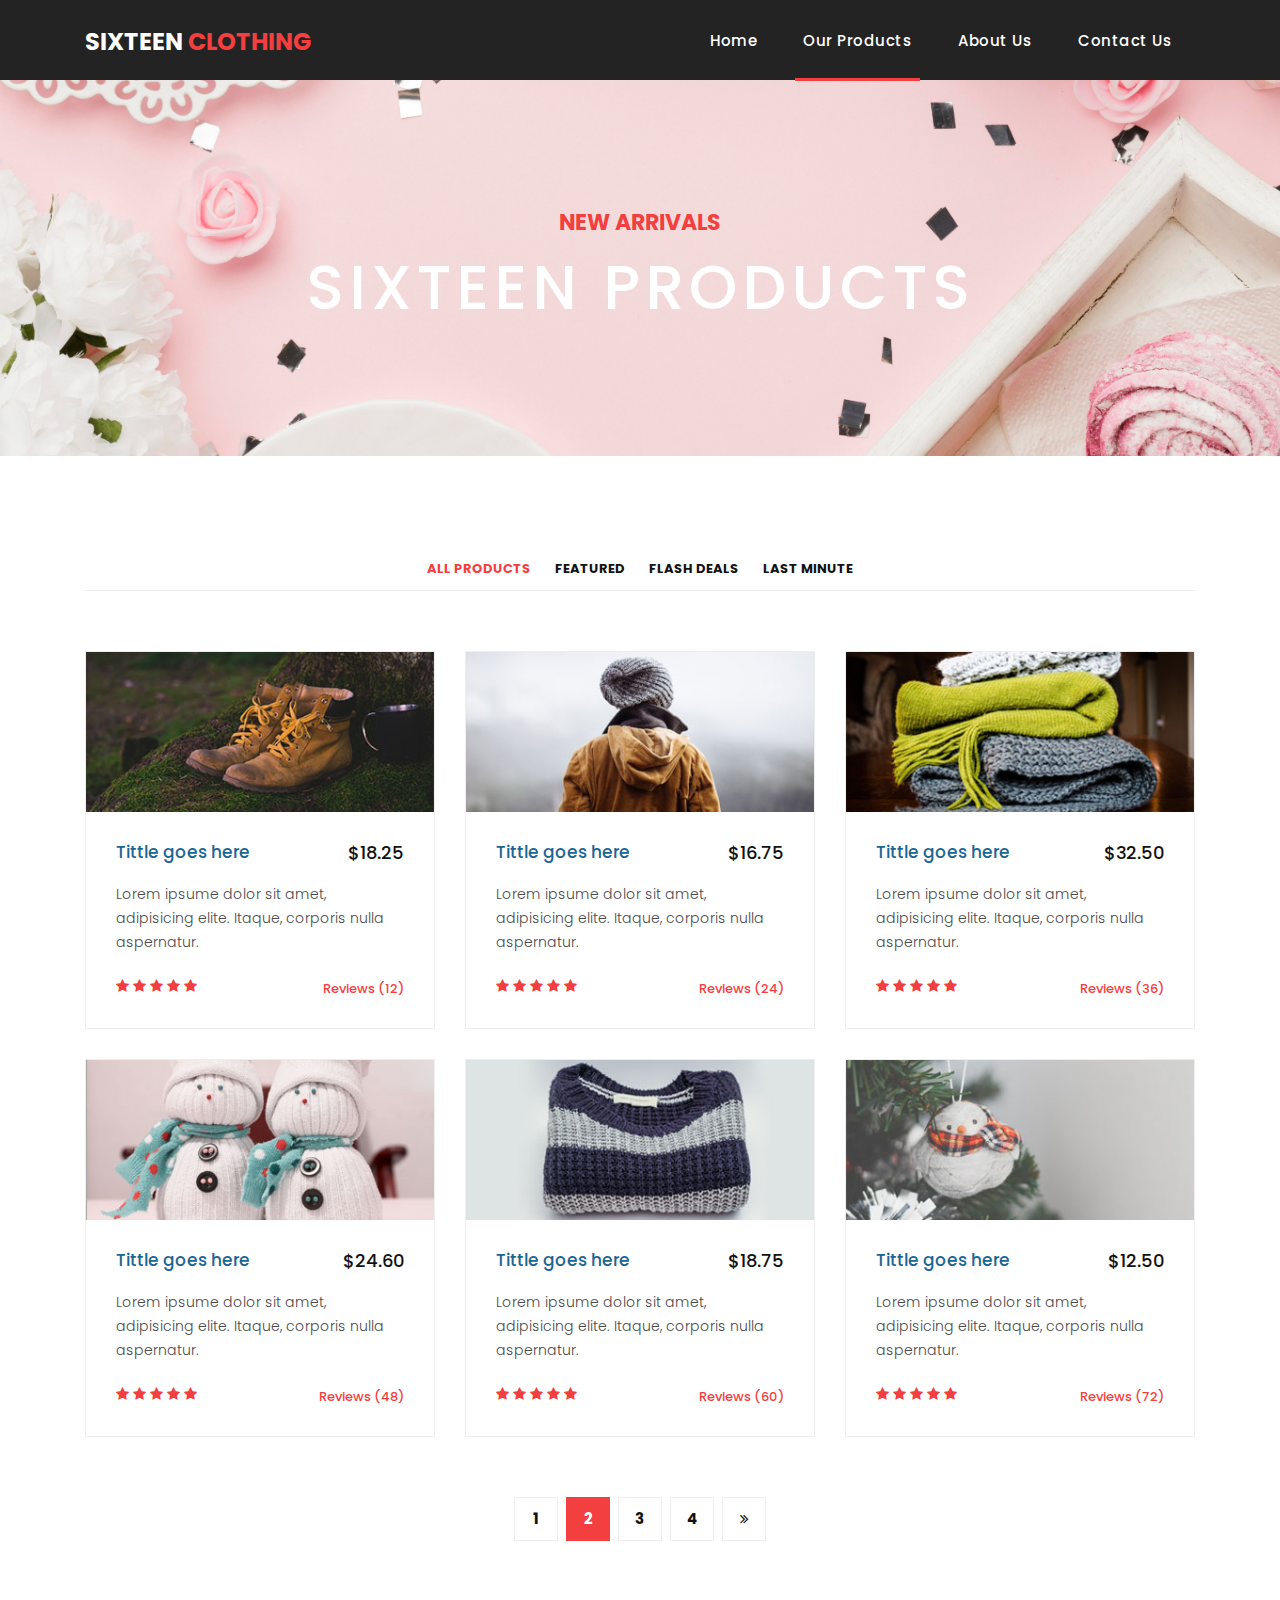
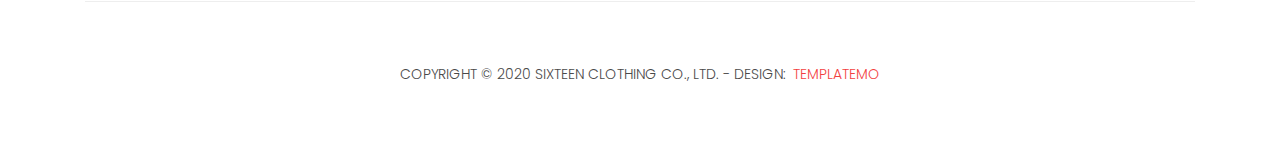
<file: products.html>
<!DOCTYPE html>
<html lang="en">

  <head>

    <meta charset="utf-8">
    <meta name="viewport" content="width=device-width, initial-scale=1, shrink-to-fit=no">
    <meta name="description" content="">
    <meta name="author" content="">
    <link href="https://fonts.googleapis.com/css?family=Poppins:100,200,300,400,500,600,700,800,900&display=swap" rel="stylesheet">

    <title>Sixteen Clothing Products</title>

    <!-- Bootstrap core CSS -->
    <link href="vendor/bootstrap/css/bootstrap.min.css" rel="stylesheet">
<!--

TemplateMo 546 Sixteen Clothing

https://templatemo.com/tm-546-sixteen-clothing

-->

    <!-- Additional CSS Files -->
    <link rel="stylesheet" href="assets/css/fontawesome.css">
    <link rel="stylesheet" href="assets/css/templatemo-sixteen.css">
    <link rel="stylesheet" href="assets/css/owl.css">

  </head>

  <body>

    <!-- ***** Preloader Start ***** -->
    <div id="preloader">
        <div class="jumper">
            <div></div>
            <div></div>
            <div></div>
        </div>
    </div>  
    <!-- ***** Preloader End ***** -->

    <!-- Header -->
    <header class="">
      <nav class="navbar navbar-expand-lg">
        <div class="container">
          <a class="navbar-brand" href="index.html"><h2>Sixteen <em>Clothing</em></h2></a>
          <button class="navbar-toggler" type="button" data-toggle="collapse" data-target="#navbarResponsive" aria-controls="navbarResponsive" aria-expanded="false" aria-label="Toggle navigation">
            <span class="navbar-toggler-icon"></span>
          </button>
          <div class="collapse navbar-collapse" id="navbarResponsive">
            <ul class="navbar-nav ml-auto">
              <li class="nav-item">
                <a class="nav-link" href="index.html">Home
                  <span class="sr-only">(current)</span>
                </a>
              </li> 
              <li class="nav-item active">
                <a class="nav-link" href="products.html">Our Products</a>
              </li>
              <li class="nav-item">
                <a class="nav-link" href="about.html">About Us</a>
              </li>
              <li class="nav-item">
                <a class="nav-link" href="contact.html">Contact Us</a>
              </li>
            </ul>
          </div>
        </div>
      </nav>
    </header>

    <!-- Page Content -->
    <div class="page-heading products-heading header-text">
      <div class="container">
        <div class="row">
          <div class="col-md-12">
            <div class="text-content">
              <h4>new arrivals</h4>
              <h2>sixteen products</h2>
            </div>
          </div>
        </div>
      </div>
    </div>

    
    <div class="products">
      <div class="container">
        <div class="row">
          <div class="col-md-12">
            <div class="filters">
              <ul>
                  <li class="active" data-filter="*">All Products</li>
                  <li data-filter=".des">Featured</li>
                  <li data-filter=".dev">Flash Deals</li>
                  <li data-filter=".gra">Last Minute</li>
              </ul>
            </div>
          </div>
          <div class="col-md-12">
            <div class="filters-content">
                <div class="row grid">
                    <div class="col-lg-4 col-md-4 all des">
                      <div class="product-item">
                        <a href="#"><img src="assets/images/product_01.jpg" alt=""></a>
                        <div class="down-content">
                          <a href="#"><h4>Tittle goes here</h4></a>
                          <h6>$18.25</h6>
                          <p>Lorem ipsume dolor sit amet, adipisicing elite. Itaque, corporis nulla aspernatur.</p>
                          <ul class="stars">
                            <li><i class="fa fa-star"></i></li>
                            <li><i class="fa fa-star"></i></li>
                            <li><i class="fa fa-star"></i></li>
                            <li><i class="fa fa-star"></i></li>
                            <li><i class="fa fa-star"></i></li>
                          </ul>
                          <span>Reviews (12)</span>
                        </div>
                      </div>
                    </div>
                    <div class="col-lg-4 col-md-4 all dev">
                      <div class="product-item">
                        <a href="#"><img src="assets/images/product_02.jpg" alt=""></a>
                        <div class="down-content">
                          <a href="#"><h4>Tittle goes here</h4></a>
                          <h6>$16.75</h6>
                          <p>Lorem ipsume dolor sit amet, adipisicing elite. Itaque, corporis nulla aspernatur.</p>
                          <ul class="stars">
                            <li><i class="fa fa-star"></i></li>
                            <li><i class="fa fa-star"></i></li>
                            <li><i class="fa fa-star"></i></li>
                            <li><i class="fa fa-star"></i></li>
                            <li><i class="fa fa-star"></i></li>
                          </ul>
                          <span>Reviews (24)</span>
                        </div>
                      </div>
                    </div>
                    <div class="col-lg-4 col-md-4 all gra">
                      <div class="product-item">
                        <a href="#"><img src="assets/images/product_03.jpg" alt=""></a>
                        <div class="down-content">
                          <a href="#"><h4>Tittle goes here</h4></a>
                          <h6>$32.50</h6>
                          <p>Lorem ipsume dolor sit amet, adipisicing elite. Itaque, corporis nulla aspernatur.</p>
                          <ul class="stars">
                            <li><i class="fa fa-star"></i></li>
                            <li><i class="fa fa-star"></i></li>
                            <li><i class="fa fa-star"></i></li>
                            <li><i class="fa fa-star"></i></li>
                            <li><i class="fa fa-star"></i></li>
                          </ul>
                          <span>Reviews (36)</span>
                        </div>
                      </div>
                    </div>
                    <div class="col-lg-4 col-md-4 all gra">
                      <div class="product-item">
                        <a href="#"><img src="assets/images/product_04.jpg" alt=""></a>
                        <div class="down-content">
                          <a href="#"><h4>Tittle goes here</h4></a>
                          <h6>$24.60</h6>
                          <p>Lorem ipsume dolor sit amet, adipisicing elite. Itaque, corporis nulla aspernatur.</p>
                          <ul class="stars">
                            <li><i class="fa fa-star"></i></li>
                            <li><i class="fa fa-star"></i></li>
                            <li><i class="fa fa-star"></i></li>
                            <li><i class="fa fa-star"></i></li>
                            <li><i class="fa fa-star"></i></li>
                          </ul>
                          <span>Reviews (48)</span>
                        </div>
                      </div>
                    </div>
                    <div class="col-lg-4 col-md-4 all dev">
                      <div class="product-item">
                        <a href="#"><img src="assets/images/product_05.jpg" alt=""></a>
                        <div class="down-content">
                          <a href="#"><h4>Tittle goes here</h4></a>
                          <h6>$18.75</h6>
                          <p>Lorem ipsume dolor sit amet, adipisicing elite. Itaque, corporis nulla aspernatur.</p>
                          <ul class="stars">
                            <li><i class="fa fa-star"></i></li>
                            <li><i class="fa fa-star"></i></li>
                            <li><i class="fa fa-star"></i></li>
                            <li><i class="fa fa-star"></i></li>
                            <li><i class="fa fa-star"></i></li>
                          </ul>
                          <span>Reviews (60)</span>
                        </div>
                      </div>
                    </div>
                    <div class="col-lg-4 col-md-4 all des">
                      <div class="product-item">
                        <a href="#"><img src="assets/images/product_06.jpg" alt=""></a>
                        <div class="down-content">
                          <a href="#"><h4>Tittle goes here</h4></a>
                          <h6>$12.50</h6>
                          <p>Lorem ipsume dolor sit amet, adipisicing elite. Itaque, corporis nulla aspernatur.</p>
                          <ul class="stars">
                            <li><i class="fa fa-star"></i></li>
                            <li><i class="fa fa-star"></i></li>
                            <li><i class="fa fa-star"></i></li>
                            <li><i class="fa fa-star"></i></li>
                            <li><i class="fa fa-star"></i></li>
                          </ul>
                          <span>Reviews (72)</span>
                        </div>
                      </div>
                    </div>
                </div>
            </div>
          </div>
          <div class="col-md-12">
            <ul class="pages">
              <li><a href="#">1</a></li>
              <li class="active"><a href="#">2</a></li>
              <li><a href="#">3</a></li>
              <li><a href="#">4</a></li>
              <li><a href="#"><i class="fa fa-angle-double-right"></i></a></li>
            </ul>
          </div>
        </div>
      </div>
    </div>

    
    <footer>
      <div class="container">
        <div class="row">
          <div class="col-md-12">
            <div class="inner-content">
              <p>Copyright &copy; 2020 Sixteen Clothing Co., Ltd.
            
            - Design: <a rel="nofollow noopener" href="https://templatemo.com" target="_blank">TemplateMo</a></p>
            </div>
          </div>
        </div>
      </div>
    </footer>


    <!-- Bootstrap core JavaScript -->
    <script src="vendor/jquery/jquery.min.js"></script>
    <script src="vendor/bootstrap/js/bootstrap.bundle.min.js"></script>


    <!-- Additional Scripts -->
    <script src="assets/js/custom.js"></script>
    <script src="assets/js/owl.js"></script>
    <script src="assets/js/slick.js"></script>
    <script src="assets/js/isotope.js"></script>
    <script src="assets/js/accordions.js"></script>


    <script language = "text/Javascript"> 
      cleared[0] = cleared[1] = cleared[2] = 0; //set a cleared flag for each field
      function clearField(t){                   //declaring the array outside of the
      if(! cleared[t.id]){                      // function makes it static and global
          cleared[t.id] = 1;  // you could use true and false, but that's more typing
          t.value='';         // with more chance of typos
          t.style.color='#fff';
          }
      }
    </script>


  </body>

</html>
</file>
<file: assets/css/templatemo-sixteen.css>
/*

TemplateMo 546 Sixteen Clothing

https://templatemo.com/tm-546-sixteen-clothing

*/
body {
  font-family: 'Poppins', sans-serif;
  overflow-x: hidden;
  text-rendering: optimizeLegibility;
  -webkit-font-smoothing: antialiased;
  -moz-osx-font-smoothing: grayscale;
}
p {
	margin-bottom: 0px;
	font-size: 14px;
	font-weight: 300;
	color: #4a4a4a;
	line-height: 24px;
}
a {
	text-decoration: none!important;
}
ul {
	padding: 0;
	margin: 0;
	list-style: none;
}

h1,h2,h3,h4,h5,h6 {
	margin: 0px;
}

ul.social-icons li {
	display: inline-block;
	margin-right: 3px;
}

ul.social-icons li:last-child {
	margin-right: 0px;
}

ul.social-icons li a {
	width: 50px;
	height: 50px;
	display: inline-block;
	line-height: 50px;
	background-color: #eee;
	color: #121212;
	font-size: 18px;
	text-align: center;
	transition: all .3s;
}

ul.social-icons li a:hover {
	background-color: #f33f3f;
	color: #fff;
}

a.filled-button {
	background-color: #f33f3f;
	color: #fff;
	font-size: 14px;
	text-transform: capitalize;
	font-weight: 300;
	padding: 10px 20px;
	border-radius: 5px;
	display: inline-block;
	transition: all 0.3s;
}

a.filled-button:hover {
	background-color: #121212;
	color: #fff;
}

.section-heading {
	text-align: left;
	margin-bottom: 60px;
	border-bottom: 1px solid #eee;
}

.section-heading h2 {
	font-size: 28px;
	font-weight: 400;
	color: #1e1e1e;
	margin-bottom: 15px;
}

.products-heading {
	background-image: url(../images/sie2.jpg);
}

.about-heading {
	background-image: url(../images/about-heading.jpg);
}

.contact-heading {
	background-image: url(../images/sie3.jpg);
}

.page-heading {
	padding: 210px 0px 130px 0px;
	text-align: center;
	background-position: center center;
	background-repeat: no-repeat;
	background-size: cover;
}

.page-heading .text-content h4 {
	color: #f33f3f;
	font-size: 22px;
	text-transform: uppercase;
	font-weight: 700;
	margin-bottom: 15px;
}

.page-heading .text-content h2 {
	color: #fff;
	font-size: 62px;
	text-transform: uppercase;
	letter-spacing: 5px;
}

#preloader {
  overflow: hidden;
  background: #f33f3f;
  left: 0;
  right: 0;
  top: 0;
  bottom: 0;
  position: fixed;
  z-index: 9999999;
  color: #fff;
}

#preloader .jumper {
  left: 0;
  top: 0;
  right: 0;
  bottom: 0;
  display: block;
  position: absolute;
  margin: auto;
  width: 50px;
  height: 50px;
}

#preloader .jumper > div {
  background-color: #fff;
  width: 10px;
  height: 10px;
  border-radius: 100%;
  -webkit-animation-fill-mode: both;
  animation-fill-mode: both;
  position: absolute;
  opacity: 0;
  width: 50px;
  height: 50px;
  -webkit-animation: jumper 1s 0s linear infinite;
  animation: jumper 1s 0s linear infinite;
}

#preloader .jumper > div:nth-child(2) {
  -webkit-animation-delay: 0.33333s;
  animation-delay: 0.33333s;
}

#preloader .jumper > div:nth-child(3) {
  -webkit-animation-delay: 0.66666s;
  animation-delay: 0.66666s;
}

@-webkit-keyframes jumper {
  0% {
    opacity: 0;
    -webkit-transform: scale(0);
    transform: scale(0);
  }
  5% {
    opacity: 1;
  }
  100% {
    -webkit-transform: scale(1);
    transform: scale(1);
    opacity: 0;
  }
}

@keyframes jumper {
  0% {
    opacity: 0;
    -webkit-transform: scale(0);
    transform: scale(0);
  }
  5% {
    opacity: 1;
  }
  100% {
    opacity: 0;
  }
}


/* Header Style */
header {
	position: absolute;
	z-index: 99999;
	width: 100%;
	height: 80px;
	background-color: #232323;
	-webkit-transition: all 0.3s ease-in-out 0s;
    -moz-transition: all 0.3s ease-in-out 0s;
    -o-transition: all 0.3s ease-in-out 0s;
    transition: all 0.3s ease-in-out 0s;
}
header .navbar {
	padding: 17px 0px;
}
.background-header .navbar {
	padding: 17px 0px;
}
.background-header {
	top: 0;
	position: fixed;
	background-color: #fff!important;
	box-shadow: 0px 1px 10px rgba(0,0,0,0.1);
}
.background-header .navbar-brand h2 {
	color: #121212!important;
}
.background-header .navbar-nav a.nav-link {
	color: #1e1e1e!important;
}
.background-header .navbar-nav .nav-link:hover,
.background-header .navbar-nav .active>.nav-link,
.background-header .navbar-nav .nav-link.active,
.background-header .navbar-nav .nav-link.show,
.background-header .navbar-nav .show>.nav-link {
	color: #f33f3f!important;
}
.navbar .navbar-brand {
	float: 	left;
	margin-top: -12px;
	outline: none;
}
.navbar .navbar-brand h2 {
	color: #fff;
	text-transform: uppercase;
	font-size: 24px;
	font-weight: 700;
	-webkit-transition: all .3s ease 0s;
    -moz-transition: all .3s ease 0s;
    -o-transition: all .3s ease 0s;
    transition: all .3s ease 0s;
}
.navbar .navbar-brand h2 em {
	font-style: normal;
	color: #f33f3f;
}
#navbarResponsive {
	z-index: 999;
}
.navbar-collapse {
	text-align: center;
}
.navbar .navbar-nav .nav-item {
	margin: 0px 15px;
}
.navbar .navbar-nav a.nav-link {
	text-transform: capitalize;
	font-size: 15px;
	font-weight: 500;
	letter-spacing: 0.5px;
	color: #fff;
	transition: all 0.5s;
	margin-top: 5px;
}
.navbar .navbar-nav .nav-link:hover,
.navbar .navbar-nav .active>.nav-link,
.navbar .navbar-nav .nav-link.active,
.navbar .navbar-nav .nav-link.show,
.navbar .navbar-nav .show>.nav-link {
	color: #fff;
	padding-bottom: 25px;
	border-bottom: 3px solid #f33f3f;
}
.navbar .navbar-toggler-icon {
	background-image: none;
}
.navbar .navbar-toggler {
	border-color: #fff;
	background-color: #fff;	
	height: 36px;
	outline: none;
	border-radius: 0px;
	position: absolute;
	right: 30px;
	top: 20px;
}
.navbar .navbar-toggler-icon:after {
	content: '\f0c9';
	color: #f33f3f;
	font-size: 18px;
	line-height: 26px;
	font-family: 'FontAwesome';
}



/* Banner Style */
.banner {
	position: relative;
	text-align: center;
	padding-top: 80px;
}

.banner-item-01 {
	padding: 300px 0px;
	background-image: url(../images/cihuy.jpg);
	background-size: cover;
	background-repeat: no-repeat;
	background-position: center center;
}

.banner-item-02 {
	padding: 300px 0px;
	background-image: url(../images/sie5.jpg);
	background-size: cover;
	background-repeat: no-repeat;
	background-position: center center;
}

.banner-item-03 {
	padding: 300px 0px;
	background-image: url(../images/slide_03.jpg);
	background-size: cover;
	background-repeat: no-repeat;
	background-position: center center;
}

.banner .banner-item {
	max-height: 600px;
}

.banner .text-content {
	position: absolute;
	top: 50%;
	transform: translateY(-50%);
	text-align: center;
	width: 100%;
}

.banner .text-content h4 {
	color: #f33f3f;
	font-size: 22px;
	text-transform: uppercase;
	font-weight: 700;
	margin-bottom: 15px;
}

.banner .text-content h2 {
	color: #fff;
	font-size: 62px;
	text-transform: uppercase;
	letter-spacing: 5px;
}

.owl-banner .owl-dots .owl-dot {
  border-radius: 3px;
}
.owl-banner .owl-dots {
    display: -webkit-box;
    display: -webkit-flex;
    display: -ms-flexbox;
    display: flex;
    -ms-flex-pack: center;
    -webkit-justify-content: center;
    justify-content: center;
    position: absolute;
    left: 50%;
    transform: translateX(-50%);
    bottom: 30px;
}
.owl-banner .owl-dots .owl-dot {
    width: 10px;
    height: 10px;
    border-radius: 50%;
    margin: 0 10px;
    background-color: #fff;
    opacity: 0.5;
}
.owl-banner .owl-dots .owl-dot:focus {
    outline: none
}
.owl-banner .owl-dots .owl-dot.active {
    background-color: #fff;
    opacity: 1;
}



/* Latest Produtcs */

.latest-products {
	margin-top: 100px;
}

.latest-products .section-heading a {
	float: right;
	margin-top: -35px;
	text-transform: uppercase;
	font-size: 13px;
	font-weight: 700;
	color: #f33f3f;
}

.product-item {
	border: 1px solid #eee;
	margin-bottom: 30px;
}

.product-item .down-content {
	padding: 30px;
	position: relative;
}

.product-item img {
	width: 100%;
	overflow: hidden;
}

.product-item .down-content h4 {
	font-size: 17px;
	color: #1a6692;
	margin-bottom: 20px;
}

.product-item .down-content h6 {
	position: absolute;
	top: 30px;
	right: 30px;
	font-size: 18px;
	color: #121212;
}

.product-item .down-content p {
	margin-bottom: 20px;
}

.product-item .down-content ul li {
	display: inline-block;
}

.product-item .down-content ul li i {
	color: #f33f3f;
	font-size: 14px;
}

.product-item .down-content span {
	position: absolute;
	right: 30px;
	bottom: 30px;
	font-size: 13px;
	color: #f33f3f;
	font-weight: 500;
}




/* Best Features */

.about-features {
	margin-top: 100px!important;
}

.about-features p {
	border-bottom: 1px solid #eee;
	padding-bottom: 20px;
}

.about-features .container .row {
	padding-bottom: 0px!important;
	border-bottom: none!important;
}

.best-features {
	margin-top: 50px;
}

.best-features .container .row {
	border-bottom: 1px solid #eee;
	padding-bottom: 60px;
}

.best-features img {
	width: 100%;
	overflow: hidden;
}

.best-features h4 {
	font-size: 17px;
	color: #1a6692;
	margin-bottom: 20px;
}

.best-features ul.featured-list li {
	display: block;
	margin-bottom: 10px;
}

.best-features p {
	margin-bottom: 25px;
}

.best-features ul.featured-list li a {
	font-size: 14px;
	color: #4a4a4a;
	font-weight: 300;
	transition: all .3s;
	position: relative;
	padding-left: 13px;
}

.best-features ul.featured-list li a:before {
	content: '';
	width: 5px;
	height: 5px;
	display: inline-block;
	background-color: #4a4a4a;
	position: absolute;
	left: 0;
	transition: all .3s;
	top: 8px;
}

.best-features ul.featured-list li a:hover {
	color: #f33f3f;
}

.best-features ul.featured-list li a:hover::before {
	background-color: #f33f3f;
}

.best-features .filled-button {
	margin-top: 20px;
}





/* Call To Action */

.call-to-action .inner-content {
	margin-top: 60px;
	padding: 30px;
	background-color: #f7f7f7;
	border-radius: 5px;
}

.call-to-action .inner-content h4 {
	font-size: 17px;
	color: #1a6692;
	margin-bottom: 15px;
}

.call-to-action .inner-content em {
	font-style: normal;
	font-weight: 700;
}

.call-to-action .inner-content .col-md-4 {
	text-align: right;
}

.call-to-action .inner-content .filled-button {
	margin-top: 12px;
}




/* Footer */

footer {
	text-align: center;
}

footer .inner-content {
	border-top: 1px solid #eee;
	margin-top: 60px;
	padding: 60px 0px;
}

footer .inner-content p {
	text-transform: uppercase;
}

footer .inner-content p a {
	color: #f33f3f;
	margin-left: 3px;
}




/* Product Page */

.products {
	margin-top: 100px;
}

.products .filters {
	text-align: center;
	border-bottom: 1px solid #eee;
	padding-bottom: 10px;
	margin-bottom: 60px;
}

.products .filters li {
	text-transform: uppercase;
	font-size: 13px;
	font-weight: 700;
	color: #121212;
	display: inline-block;
	margin: 0px 10px;
	transition: all .3s;
	cursor: pointer;
}

.products .filters ul li.active,
.products .filters ul li:hover {
  color: #f33f3f;
}

.products ul.pages {
	margin-top: 30px;
	text-align: center;
}

.products ul.pages li {
	display: inline-block;
	margin: 0px 2px;
}

.products ul.pages li a {
	width: 44px;
	height: 44px;
	display: inline-block;
	line-height: 42px;
	border: 1px solid #eee;
	font-size: 15px;
	font-weight: 700;
	color: #121212;
	transition: all .3s;
}

.products ul.pages li a:hover,
.products ul.pages li.active a {
	background-color: #f33f3f;
	border-color: #f33f3f;
	color: #fff;
}



/* Team Members */

.team-members {
	margin-top: 100px;
}

.team-member {
	border: 1px solid #eee;
	margin-bottom: 30px;
}

.team-member img {
	width: 100%;
	overflow: hidden;
}

.team-member .down-content {
	padding: 30px;
	text-align: center;
}

.team-member .thumb-container {
	position: relative;
}

.team-member .thumb-container .hover-effect {
	position: absolute;
	background-color: rgba(243,63,63,0.9);
	top: 0;
	left: 0;
	width: 100%;
	height: 100%;
	opacity: 0;
	visibility: hidden;
	transition: all .5s;
}

.team-member .thumb-container .hover-effect .hover-content {
	position: absolute;
	display: inline-block;
	width: 100%;
	text-align: center;
	top: 50%;
	transform: translateY(-50%);
}

.team-member .thumb-container .hover-effect .hover-content ul.social-icons li a:hover {
	background-color: #fff;
	color: #f33f3f;
}

.team-member:hover .hover-effect {
	visibility: visible;
	opacity: 1;
}

.team-member .down-content h4 {
	font-size: 17px;
	color: #1a6692;
	margin-bottom: 8px;
}

.team-member .down-content span {
	display: block;
	font-size: 13px;
	color: #f33f3f;
	font-weight: 500;
	margin-bottom: 20px;
}




/* Services */

.services {
	background-image: url(../images/services-bg.jpg);
	background-position: center center;
	background-repeat: no-repeat;
	background-size: cover;
	background-attachment: fixed;
	padding: 100px 0px;
}

.services .service-item {
	text-align: center;
}

.services .service-item .icon {
	background-color: #f7f7f7;
	padding: 40px;
}

.services .service-item .icon i {
	width: 100px;
	height: 100px;
	display: inline-block;
	text-align: center;
	line-height: 100px;
	background-color: #f33f3f;
	color: #fff;
	font-size: 32px;
}

.services .service-item .down-content {
	background-color: #fff;
	padding: 40px 30px;
}

.services .service-item .down-content h4 {
	font-size: 17px;
	color: #1a6692;
	margin-bottom: 20px;
}

.services .service-item .down-content p {
	margin-bottom: 25px;
}




/* Clients */

.happy-clients {
	margin-top: 100px;
	margin-bottom: 40px;
}

.happy-clients .client-item img {
	max-width: 100%;
	overflow: hidden;
	transition: all .3s;
	cursor: pointer;
}

.happy-clients .client-item img:hover {
	opacity: 0.8;
}




/* Find Us */

.find-us {
	margin-top: 100px;
}

.find-us p {
	border-bottom: 1px solid #eee;
	padding-bottom: 30px;
	margin-bottom: 30px;
}

.find-us h4 {
	font-size: 17px;
	color: #1a6692;
	margin-bottom: 20px;
}

.find-us .left-content {
	margin-left: 30px;
}



/* Send Message */

.send-message {
	margin-top: 100px;
}

.contact-form input {
	font-size: 14px;
	width: 100%;
	height: 44px;
	display: inline-block;
	line-height: 42px;
	border: 1px solid #eee;
	border-radius: 0px;
	margin-bottom: 30px;
}

.contact-form input:focus {
	box-shadow: none;
	border: 1px solid #eee;
}

.contact-form textarea {
	font-size: 14px;
	width: 100%;
	min-width: 100%;
	min-height: 120px;
	height: 120px;
	max-height: 180px;
	border: 1px solid #eee;
	border-radius: 0px;
	margin-bottom: 30px;
}

.contact-form textarea:focus {
	box-shadow: none;
	border: 1px solid #eee;
}

.contact-form button.filled-button {
	background-color: #f33f3f;
	color: #fff;
	font-size: 14px;
	text-transform: capitalize;
	font-weight: 300;
	padding: 10px 20px;
	border-radius: 5px;
	display: inline-block;
	transition: all 0.3s;
	border: none;
	outline: none;
	cursor: pointer;
}

.contact-form button.filled-button:hover {
	background-color: #121212;
	color: #fff;
}

.accordion {
	margin-left: 30px;
}

.accordion a {
	cursor: pointer;
	font-size: 17px;
	color: #1a6692!important;
	margin-bottom: 20px;
	transition: all .3s;
}

.accordion a:hover {
	color: #f33f3f!important;
}

.accordion a.active {
  color: #f33f3f!important;
}

.accordion li .content {
  display: none;
  margin-top: 10px;
}

.accordion li:first-child {
	border-top: 1px solid #eee;
}

.accordion li {
	border-bottom: 1px solid #eee;
	padding: 15px 0px;
}

/* Responsive Style */
@media (max-width: 768px) {
	.banner .text-content {
		width: 90%;
		margin-left: 5%;
	}
	.banner .text-content h4 {
		font-size: 22px;
	}

	.banner .text-content h2 {
		font-size: 36px;
		letter-spacing: 0.5px;
	}
	.banner-item-01,
	.banner-item-02,
	.banner-item-03 {
		padding: 180px 0px;
	}
	.page-heading .text-content h4 {
		font-size: 22px;
	}

	.page-heading .text-content h2 {
		font-size: 36px;
		letter-spacing: 0.5px;
	}
	.latest-products .section-heading a {
		float: none;
		margin-top: 0px;
		display: block;
		margin-bottom: 20px;
	}
	.product-item .down-content h4 {
		margin-bottom: 20px!important;
	}
	.product-item .down-content h6 {
		position: absolute!important;
		top: 30px!important;
		right: 30px!important;
	}
	.product-item .down-content span {
		position: absolute!important;
		right: 30px!important;
		bottom: 30px!important;
	}
	.best-features .left-content {
		margin-bottom: 30px;
	}
	.call-to-action .inner-content {
		text-align: center;
	}
	.call-to-action .inner-content .filled-button {
		text-align: center;
		width: 100%;
		margin-top: 20px;
	}
	.about-features img {
		margin-bottom: 30px;
	}
	.service-item {
		margin-bottom: 30px;
	}
	.find-us #map {
		margin-bottom: 30px;
	}
	.find-us .left-content {
		margin-left: 0px;
	}
	.send-message .accordion {
		margin-top: 30px;
		margin-left: 0px;
	}
}

@media (max-width: 992px) {
	.navbar .navbar-brand {
		position: absolute;
		left: 30px;
		top: 32px;
	}
	.navbar .navbar-brand {
		width: auto;
	}
	.navbar:after {
		display: none;
	}
	#navbarResponsive {
	    z-index: 99999;
	    position: absolute;
	    top: 80px;
	    left: 0;
	    width: 100%;
	    text-align: center;
	    background-color: #fff;
	    box-shadow: 0px 10px 10px rgba(0,0,0,0.1);
	}
	.navbar .navbar-nav .nav-item {
		border-bottom: 1px solid #eee;
	}
	.navbar .navbar-nav .nav-item:last-child {
		border-bottom: none;
	}
	.navbar .navbar-nav a.nav-link {
		padding: 15px 0px;
		color: #1e1e1e!important;
	}
	.navbar .navbar-nav .nav-link:hover,
	.navbar .navbar-nav .active>.nav-link,
	.navbar .navbar-nav .nav-link.active,
	.navbar .navbar-nav .nav-link.show,
	.navbar .navbar-nav .show>.nav-link {
		color: #f33f3f!important;
		border-bottom: none!important;
		padding-bottom: 15px;
	}
	.product-item .down-content h4 {
		margin-bottom: 10px;
	}
	.product-item .down-content h6 {
		position: relative;
		top: 0;
		right: 0;
		margin-bottom: 20px;
	}
	.product-item .down-content span {
		position: relative;
		right: 0;
		bottom: 0;
	}
}
</file>
<file: Login/style.css>
/* Importing Google Fonts - Poppins */
@import url("https://fonts.googleapis.com/css2?family=Poppins:wght@400;500;600;700&display=swap");

* {
  margin: 0;
  padding: 0;
  box-sizing: border-box;
  font-family: "Poppins", sans-serif;
}

body {
  display: flex;
  align-items: center;
  justify-content: center;
  height: 100vh;
  padding: 15px;
  background: #1abc9c;
  overflow: hidden;
}

.wrapper {
  max-width: 500px;
  width: 100%;
  background: #fff;
  border-radius: 5px;
  box-shadow: 0px 4px 10px 1px rgba(0, 0, 0, 0.1);
}

.wrapper .title {
  height: 120px;
  background: #16a085;
  border-radius: 5px 5px 0 0;
  color: #fff;
  font-size: 30px;
  font-weight: 600;
  display: flex;
  align-items: center;
  justify-content: center;
}

.wrapper form {
  padding: 25px 35px;
}

.wrapper form .row {
  height: 60px;
  margin-top: 15px;
  position: relative;
}

.wrapper form .row input {
  height: 100%;
  width: 100%;
  outline: none;
  padding-left: 70px;
  border-radius: 5px;
  border: 1px solid lightgrey;
  font-size: 18px;
  transition: all 0.3s ease;
}

form .row input:focus {
  border-color: #16a085;
}

form .row input::placeholder {
  color: #999;
}

.wrapper form .row i {
  position: absolute;
  width: 55px;
  height: 100%;
  color: #fff;
  font-size: 22px;
  background: #16a085;
  border: 1px solid #16a085;
  border-radius: 5px 0 0 5px;
  display: flex;
  align-items: center;
  justify-content: center;
}

.wrapper form .pass {
  margin-top: 12px;
}

.wrapper form .pass a {
  color: #16a085;
  font-size: 17px;
  text-decoration: none;
}

.wrapper form .pass a:hover {
  text-decoration: underline;
}

.wrapper form .button input {
  margin-top: 20px;
  color: #fff;
  font-size: 20px;
  font-weight: 500;
  padding-left: 0px;
  background: #16a085;
  border: 1px solid #16a085;
  cursor: pointer;
}

form .button input:hover {
  background: #12876f;
}

.wrapper form .signup-link {
  text-align: center;
  margin-top: 45px;
  font-size: 17px;
}

.wrapper form .signup-link a {
  color: #16a085;
  text-decoration: none;
}

form .signup-link a:hover {
  text-decoration: underline;
}
</file>
